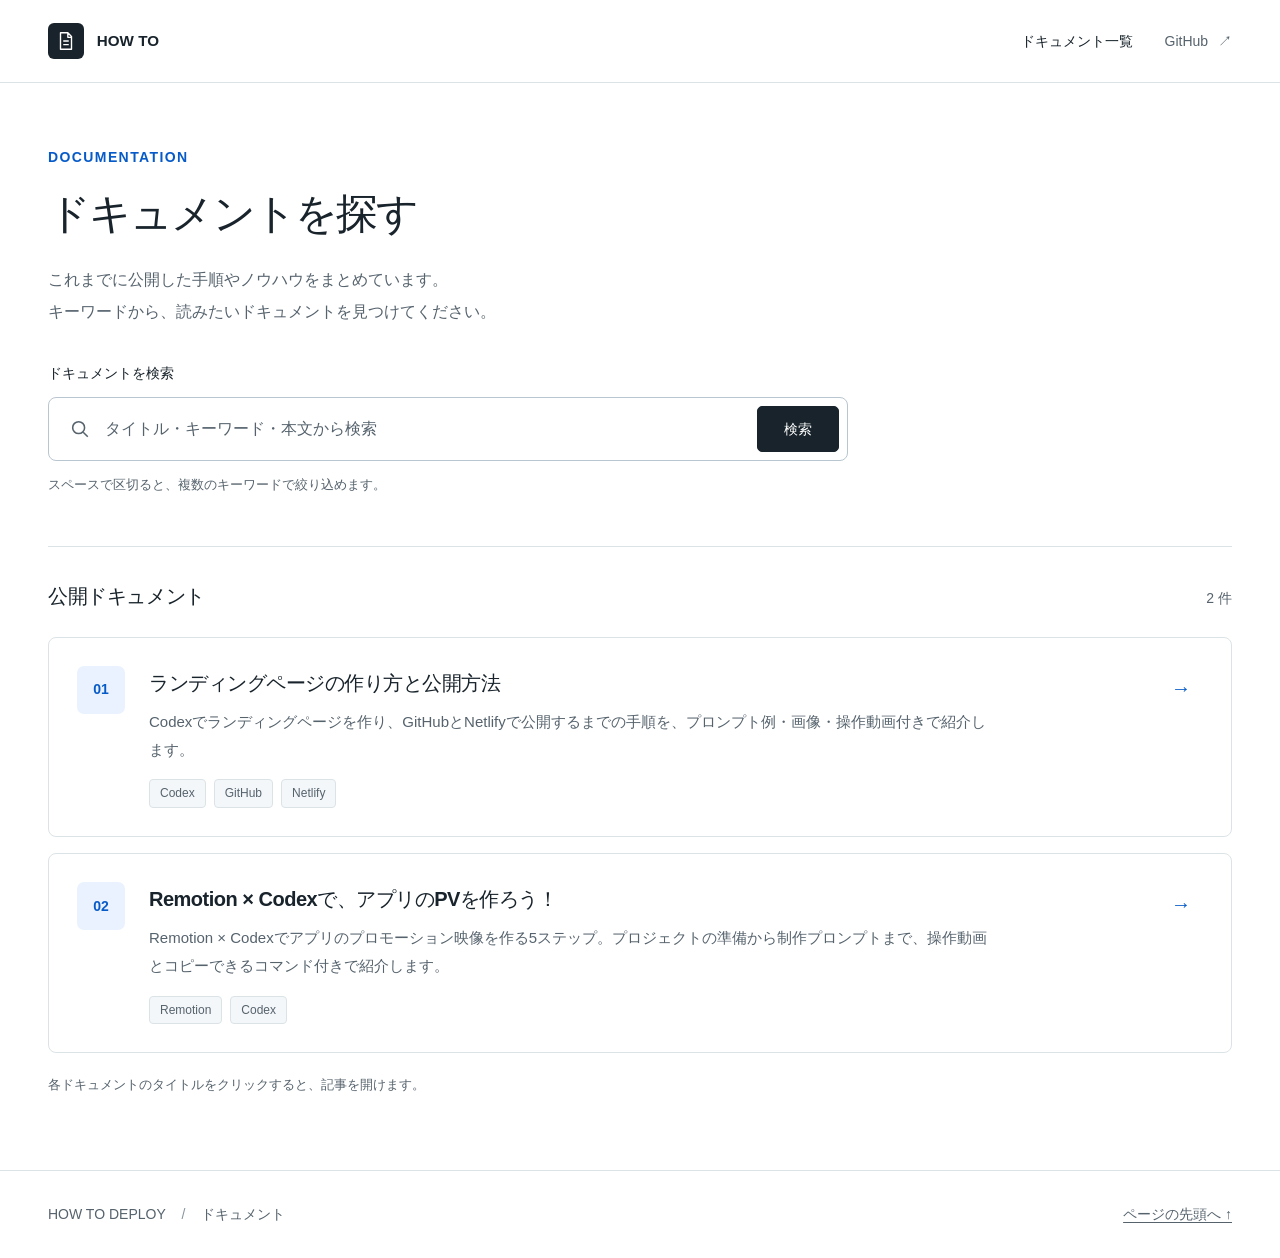
<file: index.html>
<!doctype html>
<html lang="ja">
<head>
  <meta charset="utf-8">
  <meta name="viewport" content="width=device-width, initial-scale=1">
  <meta name="description" content="How to Deployのドキュメント一覧。公開済みの記事を、タイトル・キーワード・本文から検索できます。">
  <meta name="theme-color" content="#18232b">
  <meta property="og:type" content="website">
  <meta property="og:locale" content="ja_JP">
  <meta property="og:title" content="How to Deploy | ドキュメント">
  <meta property="og:description" content="公開した手順やノウハウをまとめたドキュメント集。必要な記事をキーワードから探せます。">
  <title>How to Deploy | ドキュメント</title>
  <link rel="icon" type="image/svg+xml" href="data:image/svg+xml,%3Csvg xmlns='http://www.w3.org/2000/svg' viewBox='0 0 32 32'%3E%3Crect width='32' height='32' rx='6' fill='%2318232b'/%3E%3Cpath d='M10 8h9l4 4v12H10zM18 8v5h5M13 17h7M13 21h7' fill='none' stroke='white' stroke-width='1.5' stroke-linejoin='round'/%3E%3C/svg%3E">
  <link rel="stylesheet" href="LightningPage-release/style.css">
  <link rel="stylesheet" href="entry.css">
  <script src="entry.js" defer></script>
</head>
<body id="top" class="entry-page">
  <a class="skip-link" href="#main">本文へスキップ</a>
  <header class="site-header">
    <div class="wrap header-inner">
      <a class="brand" href="./" aria-label="How to Deploy ホーム">
        <span class="brand-mark" aria-hidden="true"><svg viewBox="0 0 24 24" width="22" height="22" fill="none" stroke="currentColor" stroke-width="1.5" stroke-linejoin="round"><path d="M6 3h8l4 4v14H6zM14 3v5h4M9 12h6M9 16h6"/></svg></span>
        HOW TO
      </a>
      <nav class="header-nav" aria-label="メインナビゲーション">
        <a href="#documents">ドキュメント一覧</a>
        <a class="repository-link" href="https://github.com/RyoOuchi/HowToDeploy">GitHub <span aria-hidden="true">↗</span></a>
      </nav>
    </div>
  </header>

  <main id="main" class="wrap">
    <section class="library-intro" aria-labelledby="page-title">
      <p class="eyebrow">DOCUMENTATION</p>
      <h1 id="page-title">ドキュメントを探す</h1>
      <p class="hero-description">これまでに公開した手順やノウハウをまとめています。<br>キーワードから、読みたいドキュメントを見つけてください。</p>
      <form id="document-search" class="document-search" role="search" hidden>
        <label for="search-input">ドキュメントを検索</label>
        <div class="search-field">
          <svg class="search-icon" viewBox="0 0 24 24" width="22" height="22" fill="none" stroke="currentColor" stroke-width="1.7" aria-hidden="true"><circle cx="10.5" cy="10.5" r="6.5"/><path d="m15.5 15.5 5 5"/></svg>
          <input id="search-input" name="q" type="search" placeholder="タイトル・キーワード・本文から検索" autocomplete="off" spellcheck="false" aria-controls="document-list" aria-describedby="search-help">
          <button id="clear-search" type="button" aria-label="検索をクリア" hidden>×</button>
          <button class="search-submit" type="submit">検索</button>
        </div>
        <p id="search-help" class="search-help">スペースで区切ると、複数のキーワードで絞り込めます。</p>
      </form>
      <noscript><p class="no-script">検索にはJavaScriptが必要です。下の一覧からすべてのドキュメントを開けます。</p></noscript>
    </section>

    <section id="documents" class="document-library" aria-labelledby="documents-title">
      <div class="section-heading">
        <h2 id="documents-title">公開ドキュメント</h2>
        <p id="result-count" class="result-count" role="status" aria-live="polite" aria-atomic="true">2 件</p>
      </div>
      <div id="document-list">
        <!-- DOCUMENTS:START -->
        <article id="document-1" class="document-row" aria-labelledby="document-1-title">
          <span class="document-number" aria-hidden="true">01</span>
          <div class="document-content">
            <h3 id="document-1-title" class="document-heading"><a href="LightningPage-release/index.html">ランディングページの作り方と公開方法</a></h3>
            <p class="document-description">Codexでランディングページを作り、GitHubとNetlifyで公開するまでの手順を、プロンプト例・画像・操作動画付きで紹介します。</p>
            <ul class="document-tags" aria-label="キーワード"><li>Codex</li><li>GitHub</li><li>Netlify</li></ul>
            <p class="search-excerpt" hidden></p>
          </div>
          <a class="document-open" href="LightningPage-release/index.html" aria-label="ランディングページの作り方と公開方法を読む"><span aria-hidden="true">→</span></a>
        </article>
        <article id="document-2" class="document-row" aria-labelledby="document-2-title">
          <span class="document-number" aria-hidden="true">02</span>
          <div class="document-content">
            <h3 id="document-2-title" class="document-heading"><a href="VideoCreation-release/index.html">Remotion × Codexで、アプリのPVを作ろう！</a></h3>
            <p class="document-description">Remotion × Codexでアプリのプロモーション映像を作る5ステップ。プロジェクトの準備から制作プロンプトまで、操作動画とコピーできるコマンド付きで紹介します。</p>
            <ul class="document-tags" aria-label="キーワード"><li>Remotion</li><li>Codex</li></ul>
            <p class="search-excerpt" hidden></p>
          </div>
          <a class="document-open" href="VideoCreation-release/index.html" aria-label="Remotion × Codexで、アプリのPVを作ろう！を読む"><span aria-hidden="true">→</span></a>
        </article>
      <!-- DOCUMENTS:END -->
      </div>
      <div id="empty-state" class="empty-state" hidden>
        <span class="empty-symbol" aria-hidden="true">?</span>
        <h3>一致するドキュメントが見つかりませんでした</h3>
        <p>キーワードを短くするか、別の言葉で検索してみてください。</p>
        <button id="reset-search" type="button">すべてのドキュメントを表示 <span aria-hidden="true">→</span></button>
      </div>
      <p class="library-note">各ドキュメントのタイトルをクリックすると、記事を開けます。</p>
    </section>
  </main>

  <footer class="site-footer">
    <div class="wrap footer-inner">
      <p>HOW TO DEPLOY <span class="footer-divider" aria-hidden="true">/</span> ドキュメント</p>
      <a href="#top">ページの先頭へ ↑</a>
    </div>
  </footer>
  <!-- SEARCH-INDEX:START -->
  <script id="document-index" type="application/json">[{"id":"document-1","url":"LightningPage-release/index.html","title":"ランディングページの作り方と公開方法","description":"Codexでランディングページを作り、GitHubとNetlifyで公開するまでの手順を、プロンプト例・画像・操作動画付きで紹介します。","tags":["Codex","GitHub","Netlify"],"text":"LANDING PAGE / HOW TO ランディングページの 作り方と公開方法 サービスの第一印象を決める、大切なページ。 Codexで作成して、Netlifyで公開するまでを、 画像と動画でひとつずつ紹介します。 IMAGE ランディングページの例 01 LPを作る 3 STEPS ↓ 02 LPを公開する 4 STEPS ↓ このページの内容 01 LPを作る 1. 新しいチャットを作る 2. 参考のLPを探す 3. プロンプトを書く 02 LPを公開する 1. GitHubにアップロード 2. Netlifyにサインイン 3. プロジェクトを追加 4. デプロイして公開 ページの先頭へ ↑ CHAPTER 01 ランディングページを作る ランディングページは、サービスの第一印象を決める大切なページです。こだわって作りましょう！ 1 新しいチャットを作る 宣伝したいアプリのソースコードを参考にしながらランディングページを作れるように、Codexで対象のプロジェクト内に新しいチャットを作りましょう。 今回は「Presmith」というサービスのLPを作るので、Presmithプロジェクト内に新しいチャットを作成します。 動画を再生できない場合は、 MP4を開いてください 。 VIDEO Codexで新しいチャットを作る（音声なし） 動画を開く ↗ 2 参考にしたいLPを探す まずは、参考にしたいランディングページを探しましょう。ChatGPTに次のようなプロンプトを送ると、デザインや構成の参考になりそうなLPを探してくれます。 ChatGPTに送るプロンプト すべてコピー iPhoneアプリのランディングページ（LP）を作りたいです。 デザインや構成の参考になりそうなLPをいくつか紹介してください。 動画を再生できない場合は、 MP4を開いてください 。 VIDEO ChatGPTで参考のLPを探す（音声なし） 動画を開く ↗ 今回は「Deno」というサービスのLPを参考にします。 3 プロンプトを書いて、LPを作る 以下のプロンプトにある https://deno.com/ を、参考にしたいサイトのURLに置き換えて、Codexに送りましょう。そのままコピー＆ペーストしてもOKです。 LPを作成するプロンプト（全文） すべてコピー このサービス向けに、**そのままデプロイできる、完成度の高いランディングページ（LP）**を制作してください。 デザインの方向性は、以下のサイトを参考にしてください。 https://deno.com/ ただし、参考サイトをそのままコピーするのではなく、以下のようなデザインの考え方や雰囲気を参考にして、このサービス独自のデザインにしてください。 * 大胆でインパクトのあるタイポグラフィ * 開発者向けプロダクトらしい洗練されたデザイン * コードやターミナルUIを効果的に使ったビジュアル * シンプルながら遊び心のあるレイアウト * 十分な余白を確保した、見やすい情報設計 * スクロールするにつれてサービスの魅力が自然に伝わる構成 * 必要に応じたアニメーションやインタラクションの活用 * PC・タブレット・スマートフォンのいずれでも美しく表示されるレスポンシブデザイン 技術要件 デプロイをできるだけ簡単にするため、フレームワークや外部UIライブラリは使用せず、HTML・CSS・JavaScriptのみで実装してください。 LPに必要なファイル・フォルダは、すべてプロジェクトルート直下に site フォルダを新規作成し、その中に配置してください。既存のプロジェクトファイルは変更せず、LPに関する実装は site フォルダ内で完結させてください。 以下の構成にしてください。 project-folder/ ├── ...（既存のプロジェクトファイル） └── site/ ├── index.html ├── style.css ├── script.js └── Assets/ └── ...（LPで使用する画像など） index.html から参照するCSS、JavaScript、画像などは、すべて site フォルダを基準とした相対パスを使用してください。 React、Vue、Next.js、Tailwind CSSなどは使用しないでください。 完成した site フォルダをそのままデプロイ対象として、GitHub Pages、Cloudflare Pages、Netlify、Vercelなどの静的ホスティングサービスで公開できる状態にしてください。 デザイン・UX 単に情報を並べた一般的なSaaSのLPではなく、ひと目で印象に残るLPにしてください。 特にファーストビューは重要です。 サービス名・キャッチコピー・CTAに加えて、このサービスで何ができるのかが視覚的に伝わるデモや画像などを配置してください。 また、可能であれば、以下のようなインタラクションも外部ライブラリを使わずにJavaScriptで実装してください。 * スクロールに連動した控えめなアニメーション * ホバーエフェクト * ターミナルやコードのアニメーション * CTAのインタラクション * ナビゲーション操作に応じたスクロール アニメーションは派手にしすぎず、サービスへの理解を助けるために使用してください。 品質 モックアップではなく、実際に公開することを前提としたLPを制作してください。 そのため、 * セマンティックHTML * SEOを意識したmetaタグ * OGPの基本設定 * アクセシビリティ * レスポンシブ対応 * ホバー時・フォーカス時の適切な表示 * 高速な表示 * JavaScriptが無効でも主要な情報が読める構造 * prefers-reduced-motion への対応 なども考慮してください。 最終的に、「テンプレート感のあるLP」ではなく、このサービス専用のデザインで、視覚的なインパクトがあり、開発者が見てワクワクするLPに仕上げてください。 動画を再生できない場合は、 MP4を開いてください 。 VIDEO プロンプトから生成したLPを確認する（音声なし） 動画を開く ↗ このプロンプトを送ると、アプリのプロジェクトフォルダ内に「site」というフォルダが生成され、その中にランディングページのソースコードが作成されます。生成されたLPを実際に確認して、気になる部分があればCodexに指示を出しながら微調整していきましょう！ サービスの魅力が伝わるページに LPはサービスの第一印象を決めるページです。わかりやすく、見やすく整えましょう。 CHAPTER 02 ランディングページを公開する LPを無料で公開する方法には、GitHub PagesやNetlifyなど、いくつかの選択肢があります。今回は、Netlifyでデプロイして公開する方法を紹介します。 Netlifyでは、URLをある程度自由に設定できます。一方、GitHub PagesでURLを自由に設定したい場合は、独自ドメインを取得する必要があります。そのため、今回はNetlifyを使用します。 IMAGE Netlifyのホームページ IMAGE GitHub Pagesのドキュメント 1 作成したLPをGitHubにアップロードする GitHubにログインして、左上にある緑色の「New」ボタンを押しましょう。 IMAGE GitHubで新しいリポジトリを作成する画面 リポジトリには好きな名前を付けてください。公開範囲は「Private（非公開）」でもOKです。 動画を再生できない場合は、 MP4を開いてください 。 VIDEO GitHubでリポジトリを作る（音声なし） 動画を開く ↗ 次に、Codexに作ってもらったファイルとフォルダーをGitHubにアップロードします。以下の3つのファイルと、 Assets フォルダーが生成されているはずです。 index.html script.js style.css Assets/ これらは、プロジェクトフォルダー内の site フォルダーにあります。場所がわからないときは、Codexに聞いてみてください。 「Upload an existing file（既存のファイルをアップロード）」を押します。 site フォルダー内にあるファイルと Assets フォルダーを、フォルダー構成を保ってアップロードします。 最後に、左下の「Commit changes」ボタンを押して、変更をコミットします。 動画を再生できない場合は、 MP4を開いてください 。 VIDEO ファイルをアップロードしてコミットする（音声なし） 動画を開く ↗ 2 Netlifyにサインインする GitHubアカウントを使って、Netlifyにサインインしましょう。右上の「Sign Up」ボタンを押してから、「Sign Up With GitHub」を選びます。 動画を再生できない場合は、 MP4を開いてください 。 VIDEO GitHubアカウントでNetlifyにサインインする（音声なし） 動画を開く ↗ 初めてアカウントを作る場合 動画では作成済みのアカウントでログインしています。初めてアカウントを作成する場合は、追加の手続きが必要になることがあります。画面の案内に沿って進めてください。 3 新しいプロジェクトを追加する 右上の「Add new Project」ボタンを押しましょう。次に、「Import a Git repository」の選択肢の先頭にある「GitHub」を選びます。 動画を再生できない場合は、 MP4を開いてください 。 VIDEO Netlifyにプロジェクトを追加する（音声なし） 動画を開く ↗ 4 デプロイして、公開したLPを確認する ステップ1で作成したリポジトリを探して選びます。 「Project name（プロジェクト名）」に、自分のアプリの名前を入力します。 一番下にあるデプロイボタンを押します。動画では「Deploy presmith」と表示されています。 動画を再生できない場合は、 MP4を開いてください 。 VIDEO リポジトリを選んでデプロイする（音声なし） 動画を開く ↗ IMAGE Netlifyのデプロイ完了画面 画像のように緑色で表示されたら、デプロイ完了です。 動画を再生できない場合は、 MP4を開いてください 。 VIDEO 公開したLPを開く（音声なし） 動画を開く ↗ あなたのLPが公開されました！ 緑色の \u003c設定した名前\u003e.netlify.app のリンクを押すと、公開したWebサイトを開けます。"},{"id":"document-2","url":"VideoCreation-release/index.html","title":"Remotion × Codexで、アプリのPVを作ろう！","description":"Remotion × Codexでアプリのプロモーション映像を作る5ステップ。プロジェクトの準備から制作プロンプトまで、操作動画とコピーできるコマンド付きで紹介します。","tags":["Remotion","Codex"],"text":"APP PROMOTION / HOW TO Remotion × Codexで、 アプリのPVを作ろう！ アプリの魅力を、動画で伝えよう。 プロジェクトの準備から制作の依頼まで、 操作動画とプロンプトでひとつずつ紹介します。 5 STEPS / 操作動画・プロンプト付き TUTORIAL 日本語の解説とキー表示で、操作を確認 01 制作の準備をする 2 STEPS ↓ 02 CodexでPVを作る 3 STEPS ↓ このページの内容 01 制作の準備をする 1. Remotionを始める 2. コードベースを追加 02 CodexでPVを作る 3. 参考のPVを探す 4. Codexで開く 5. プロンプトを送る ページの先頭へ ↑ CHAPTER 01 制作の準備をする まずは動画を作るためのプロジェクトと、参考にするアプリのコードを用意しましょう。 始める前に Node.jsを使える環境、Codex、アプリのソースコードを用意してください。参考PVを探すステップではChatGPTを使います。動画はMacでの操作例です。 1 Remotionのプロジェクトを作る ターミナルで次のコマンドを実行して、新しいRemotionプロジェクトを作成しましょう。 ターミナルで実行 コピー npx create-video@latest コマンドを実行したら、動画に沿って初期設定を進めます。日本語の解説とキー表示で、選択する項目や操作を確認できます。 動画を再生できない場合は、 MP4を開いてください 。 VIDEO 初期設定を進める · 1:11 · 音声なし 動画を開く ↗ 動画で選んでいる設定を確認する インストールの確認では y を入力してEnter。 テンプレートは Blank 、プロジェクト名は my-video を選択。 Tailwind CSSとagent skillsは Yes 。スキル一覧ではSpaceで全選択してEnter。 AIツールは選択済みの内容で進め、スキルの保存先は Project 。確認画面でインストール。 完了したら cd my-video で移動。Macでは open . でFinderを開けます。 録画時点の選択例です。表示される項目はバージョンによって変わる場合があります。 解説表示なしの操作動画を見る 動画を再生できない場合は、 MP4を開いてください 。 VIDEO 初期設定の操作録画 · 1:11 · 音声なし 動画を開く ↗ 2 アプリのコードベースを追加する Codexがアプリのコードを参考にしながらPVを作れるように、アプリのソースコードを用意します。 新しく作成したRemotionプロジェクトのフォルダ内に、アプリのコードベースをコピー＆ペーストします。 アプリのソースコードだとわかるように、フォルダ名を \u003cアプリ名\u003e_codebase に変更します。 動画を再生できない場合は、 MP4を開いてください 。 VIDEO コピーとフォルダ名の変更 · 0:36 · 音声なし 動画を開く ↗ 動画では Presmith_codebase という名前にしています。自分のアプリ名に置き換えれば、準備は完了です。 CHAPTER 02 CodexでPVを作る 参考にしたい映像を見つけたら、アプリの魅力と目指す演出をプロンプトで伝えましょう。 3 参考にしたいPVを探す ChatGPTに次のプロンプトを送って、デザインや構成の参考になるPVを探しましょう。YouTubeなどで、自分の好きな映像を探してみるのもおすすめです。 ChatGPTに送るプロンプト すべてコピー iPhoneアプリのプロモーション映像（PV）を制作しています。 RemotionとCodexを使って、アプリの魅力や主要機能が短時間で伝わる、完成度の高いPVを作りたいです。 デザインや構成、アニメーション、トランジション、iPhoneモックアップの見せ方などの参考になりそうな、クオリティの高いアプリPVをいくつか紹介してください。 動画を再生できない場合は、 MP4を開いてください 。 VIDEO 参考PVを探す · 0:29 · 音声なし 動画を開く ↗ 4 Codexでプロジェクトを開く Codexで新しいプロジェクトを作成し、ステップ1で作ったRemotionのプロジェクトフォルダを、ソースフォルダとして設定します。 動画では Local を選び、 my-video フォルダを開いて Create project に進んでいます。 動画を再生できない場合は、 MP4を開いてください 。 VIDEO プロジェクトフォルダを指定 · 0:22 · 音声なし 動画を開く ↗ 5 プロンプトを送って、PVを作る 次のプロンプトにある [ここに参考PVのリンクを貼る] を、見つけた映像のURLに置き換えて、Codexに送りましょう。 アプリの目的やこだわったポイント、特にPVで伝えたい魅力も加えると、イメージをより具体的に伝えられます。 PVを制作するプロンプト（全文） すべてコピー Remotionを使って、このiPhoneアプリの**プロモーション映像（PV）**を制作してください。 iPhoneアプリのソースコードは、このプロジェクト内に含まれています。まずプロジェクト全体を確認し、アプリの目的・主要機能・デザイン・配色・世界観を理解したうえで、PVの構成を考えてください。 PVのデザインや演出については、以下の参考PVを参考にしてください。 参考PV： [ここに参考PVのリンクを貼る] ただし、参考PVをそのまま再現・コピーするのではなく、主に以下の要素を参考にしてください。 * 映像全体の構成やテンポ * シーンの切り替え方 * アニメーションやモーションの付け方 * トランジション * テキストの出し方・タイポグラフィ * iPhoneモックアップの見せ方 * カメラワークやズーム表現 * 機能紹介の流れ * 最後のロゴ・アプリ名の見せ方 一方で、配色・フォント・背景・グラフィックなどのビジュアルデザインは、このiPhoneアプリのUIやブランドイメージに合わせて最適化してください。 PVを見ただけで、「どのようなアプリなのか」「何ができるのか」「どこが魅力なのか」が短時間で直感的に伝わる構成にしてください。 また、単純にアプリ画面を並べるだけではなく、Remotionのアニメーションを活用して、AppleのプロダクトPVのような、テンポが良く洗練された映像表現を目指してください。 実装前にアプリのソースコードと参考PVを分析し、その内容をもとに最適なシーン構成を考えてから制作してください。 必要な素材については、プロジェクト内にある画像・アイコン・スクリーンショットなどを可能な限り活用してください。 最終的に、Remotionでそのままプレビュー・レンダリングできる状態まで実装してください。 利用量を確認しながら進めよう 動画の制作では、クレジットや利用枠を多く消費する可能性があります。利用状況を確認しながら進めましょう。 できあがったPVを、SNSで届けよう！ せっかく作ったPVは、XやInstagram、TikTokなどで紹介してみましょう。いろいろな人に、自分のアプリの魅力を伝えよう！"}]</script>
      <!-- SEARCH-INDEX:END -->
</body>
</html>
</file>
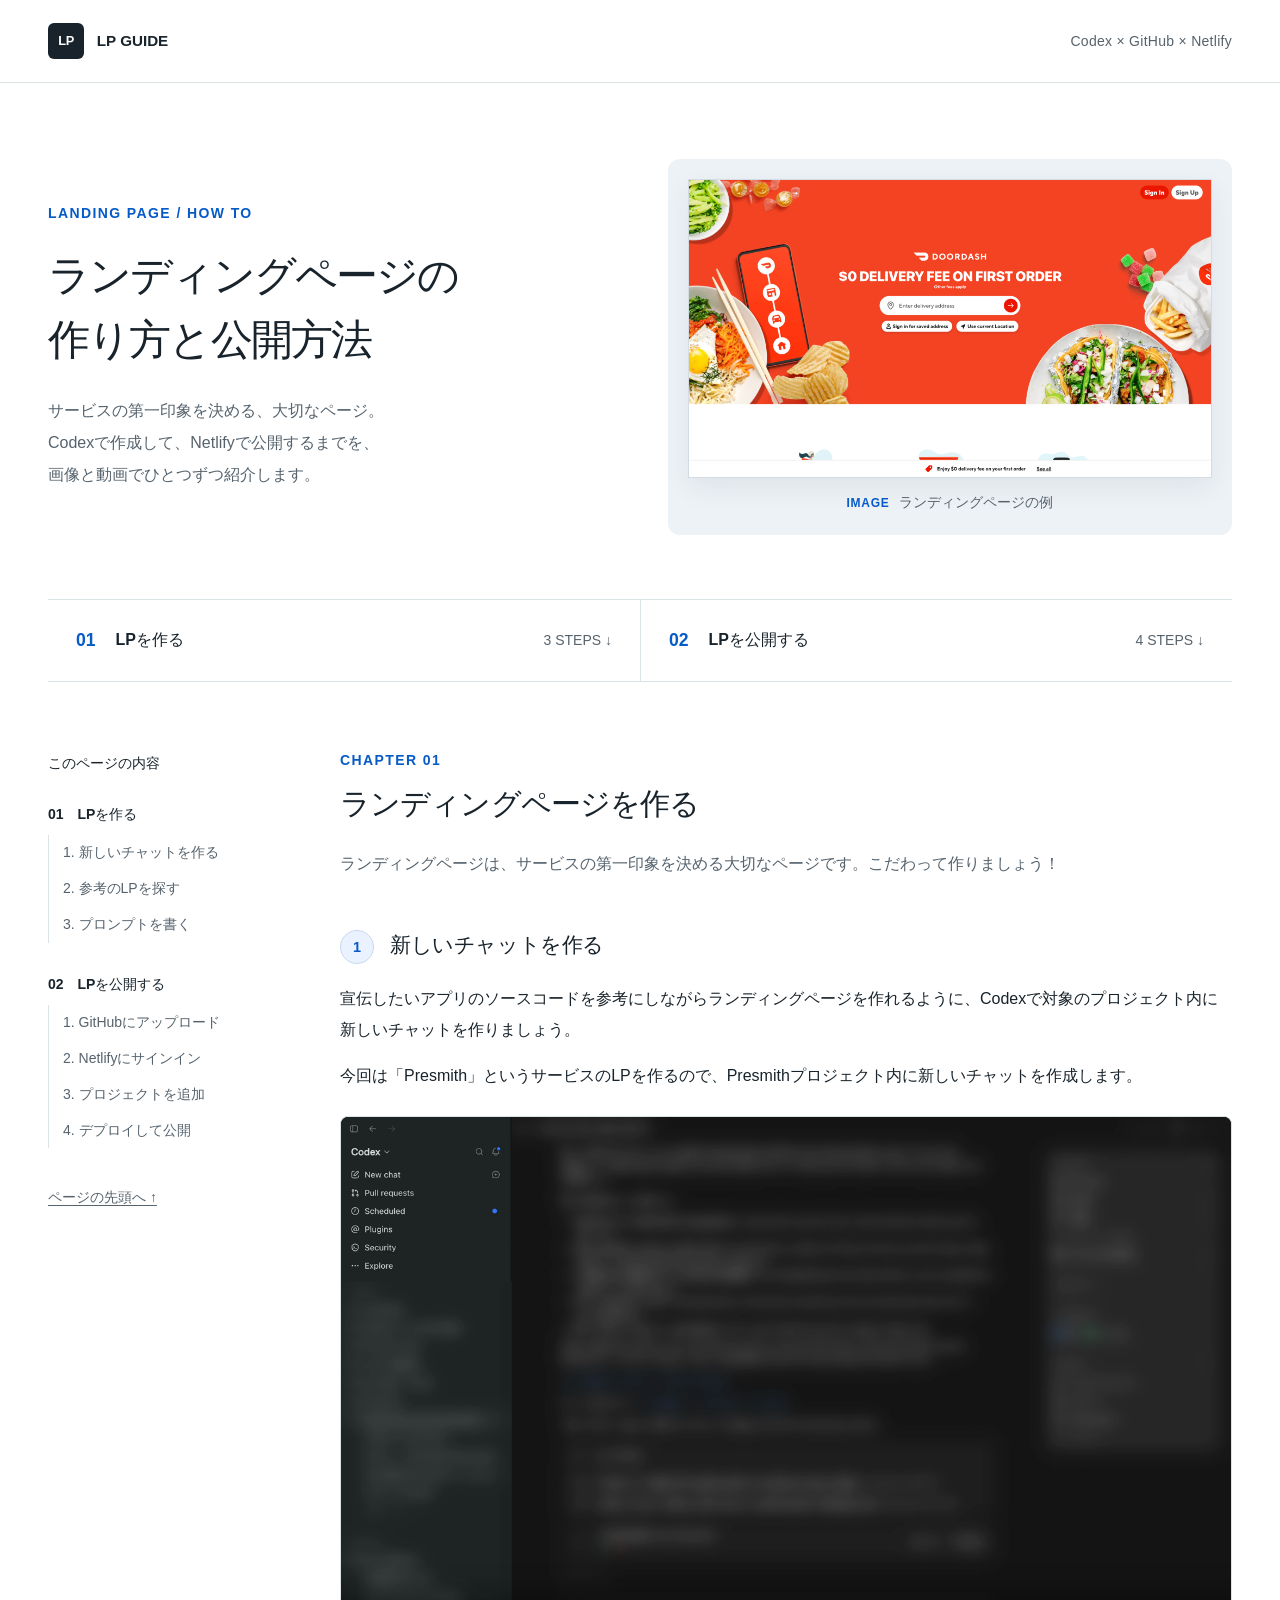
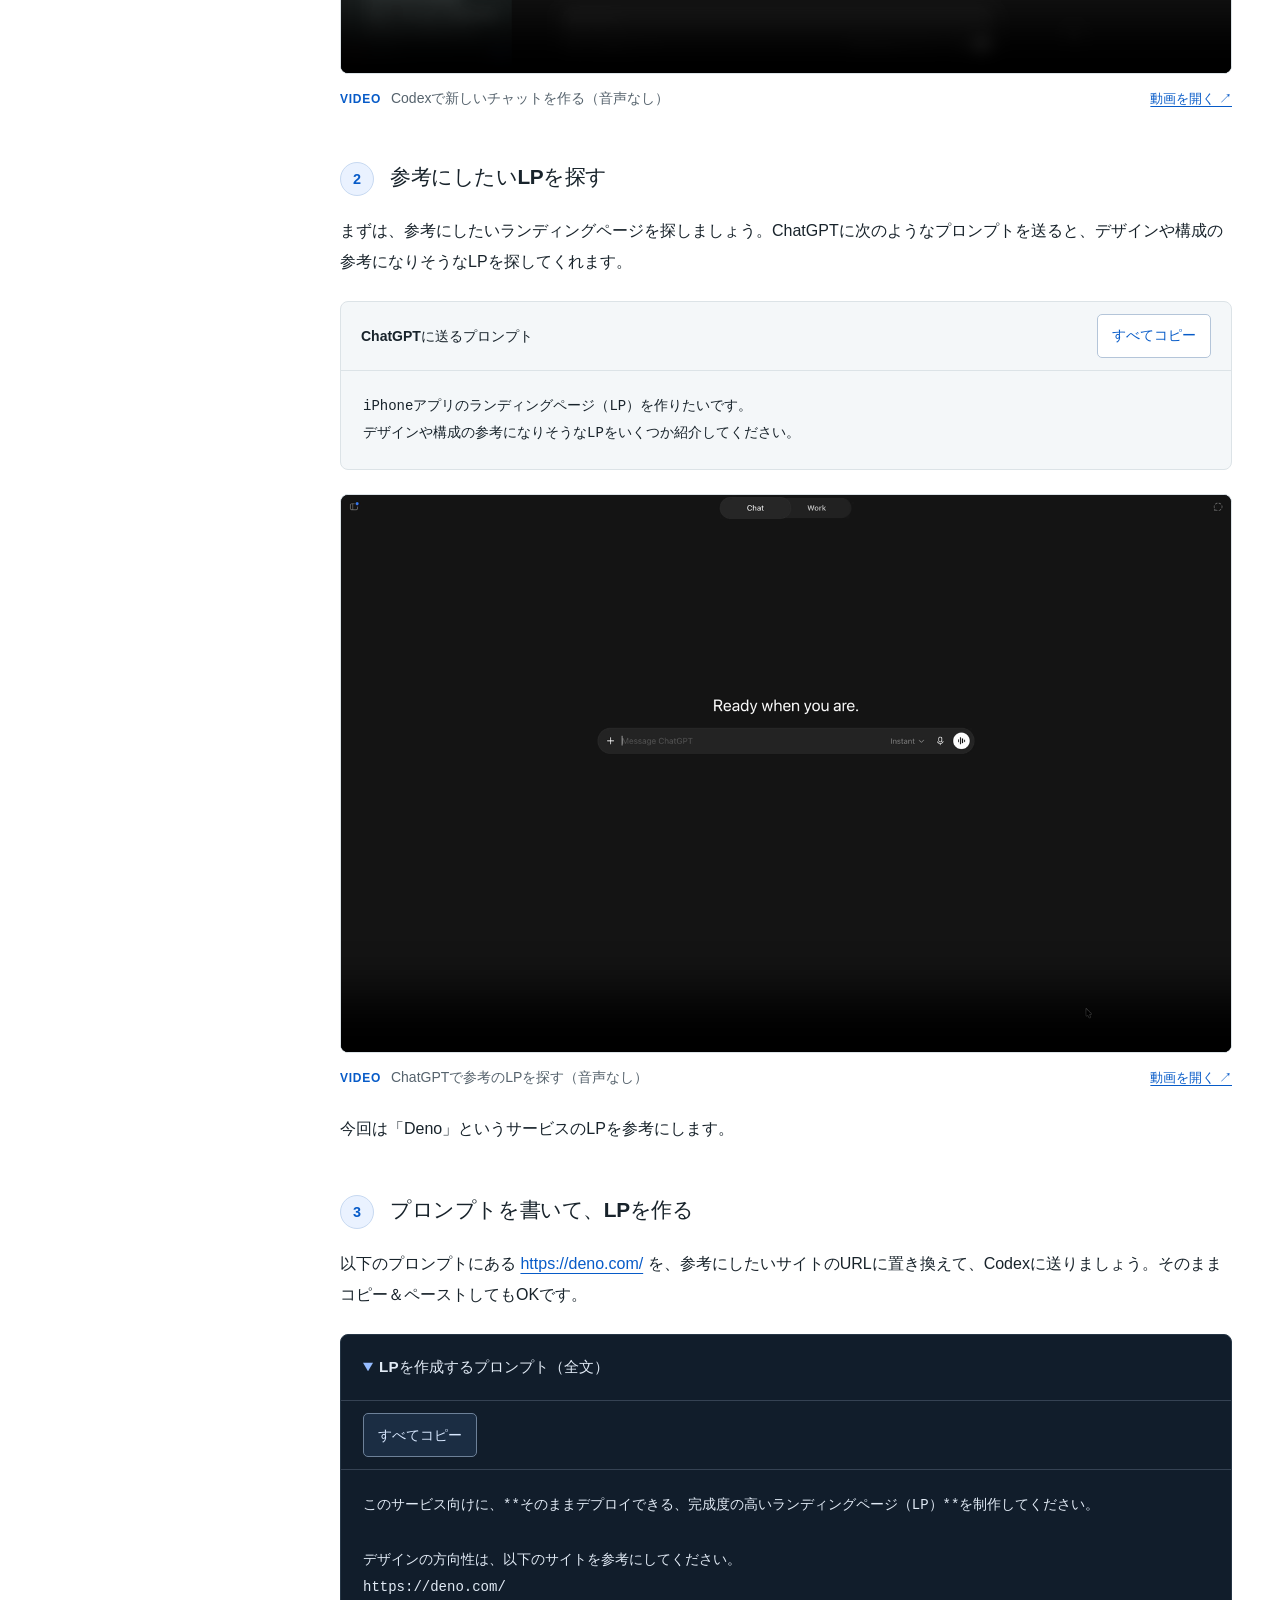
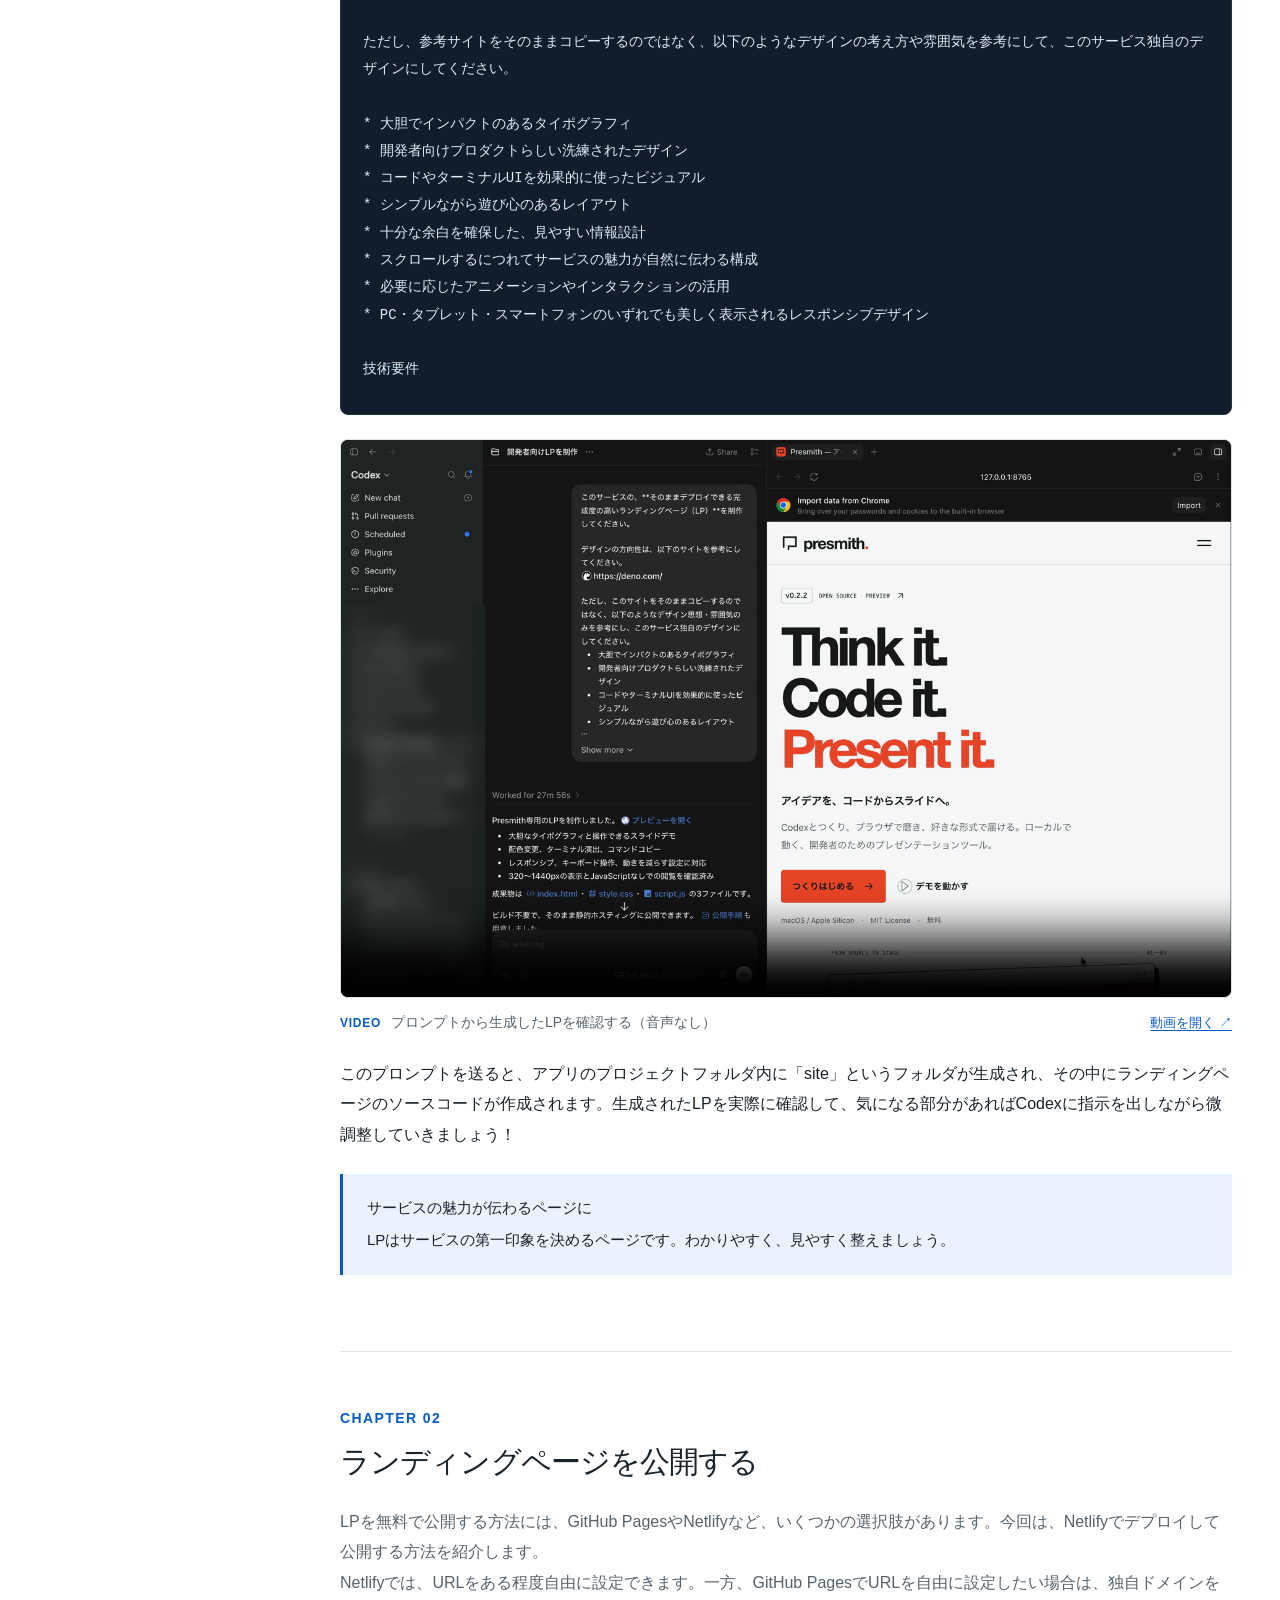
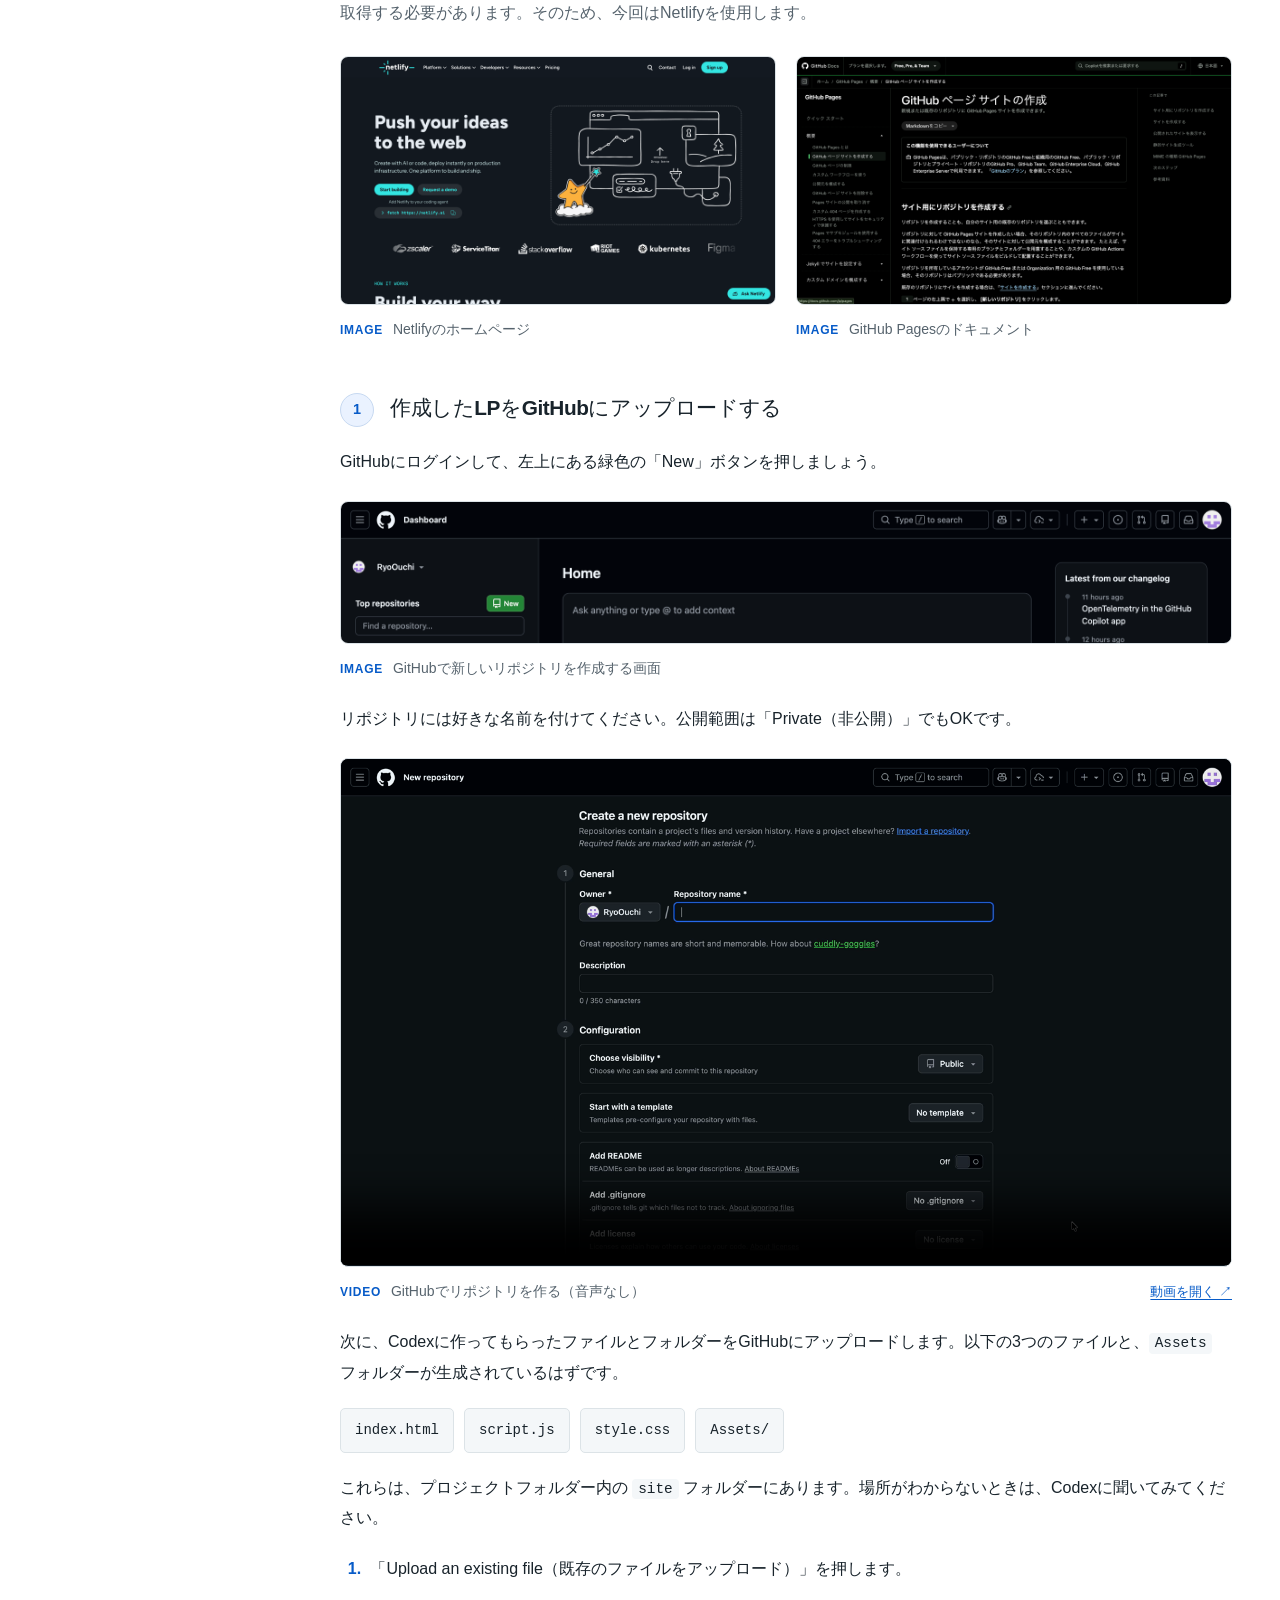
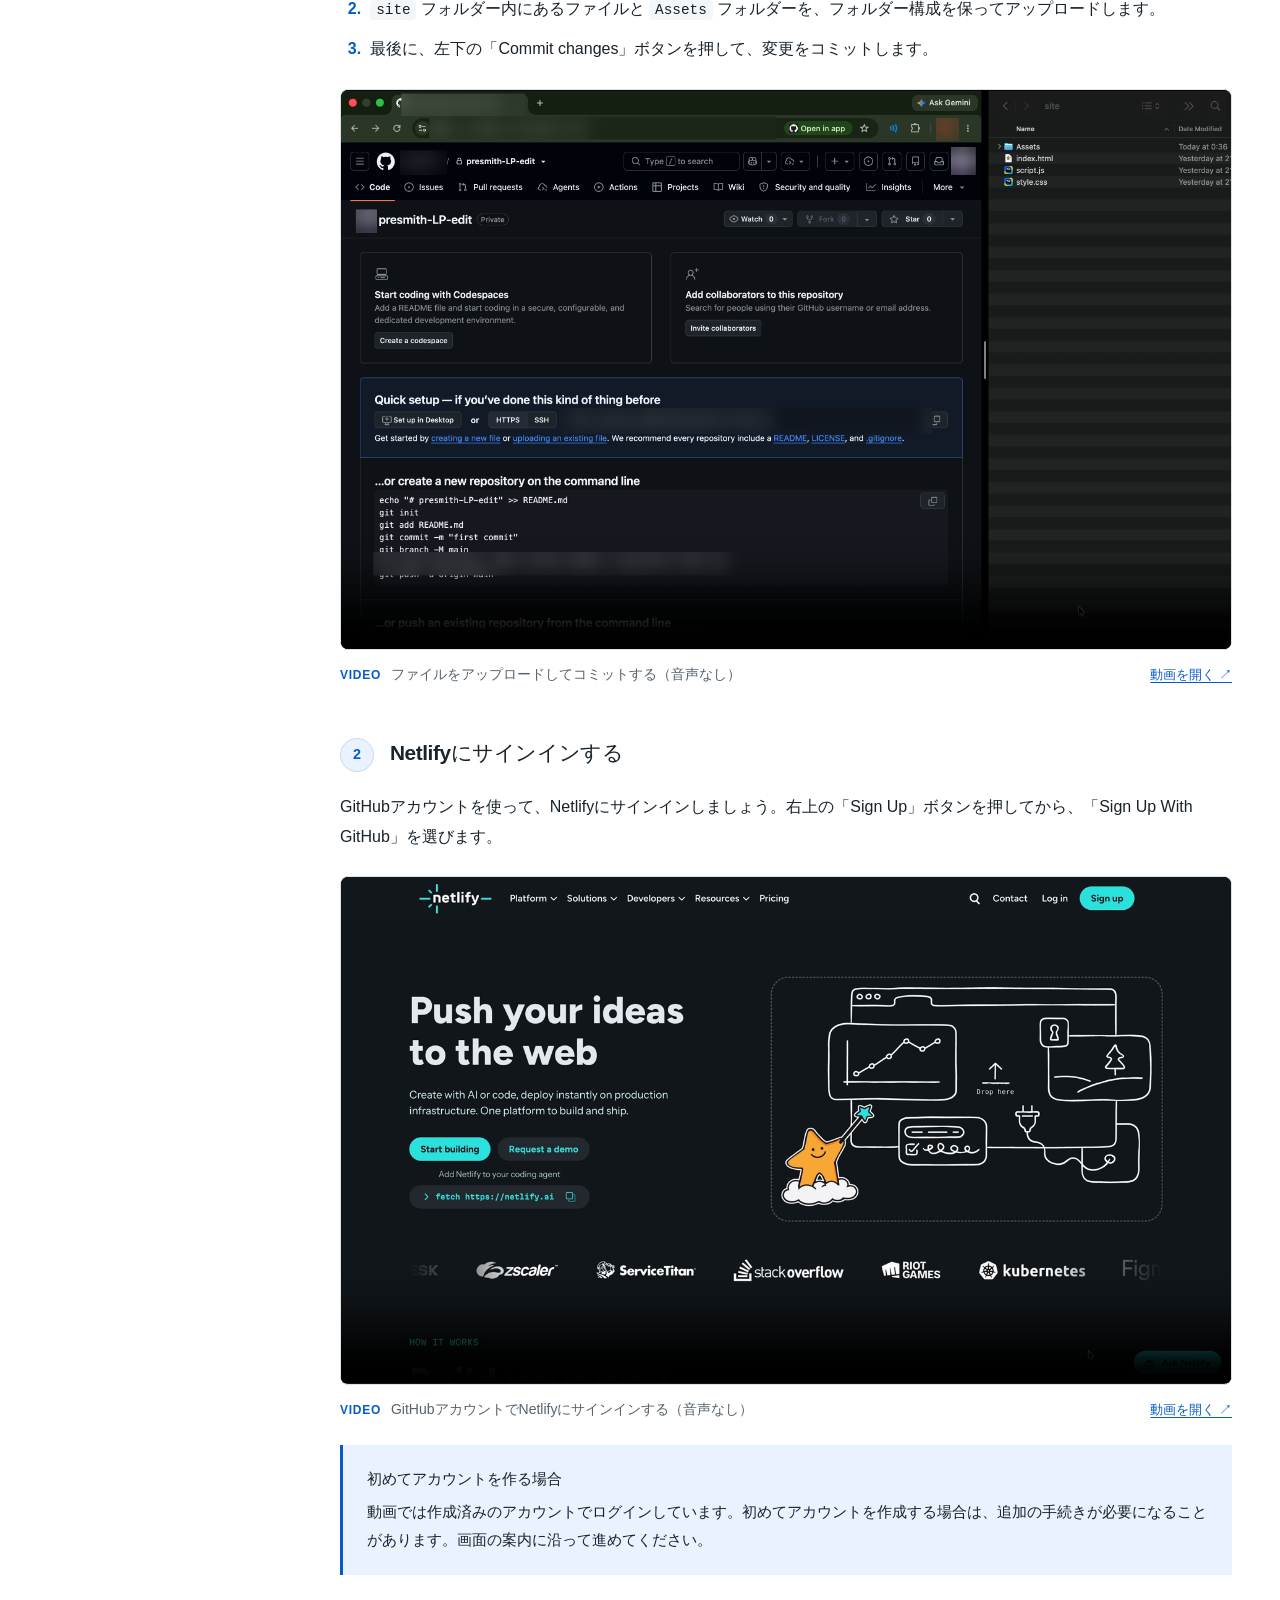
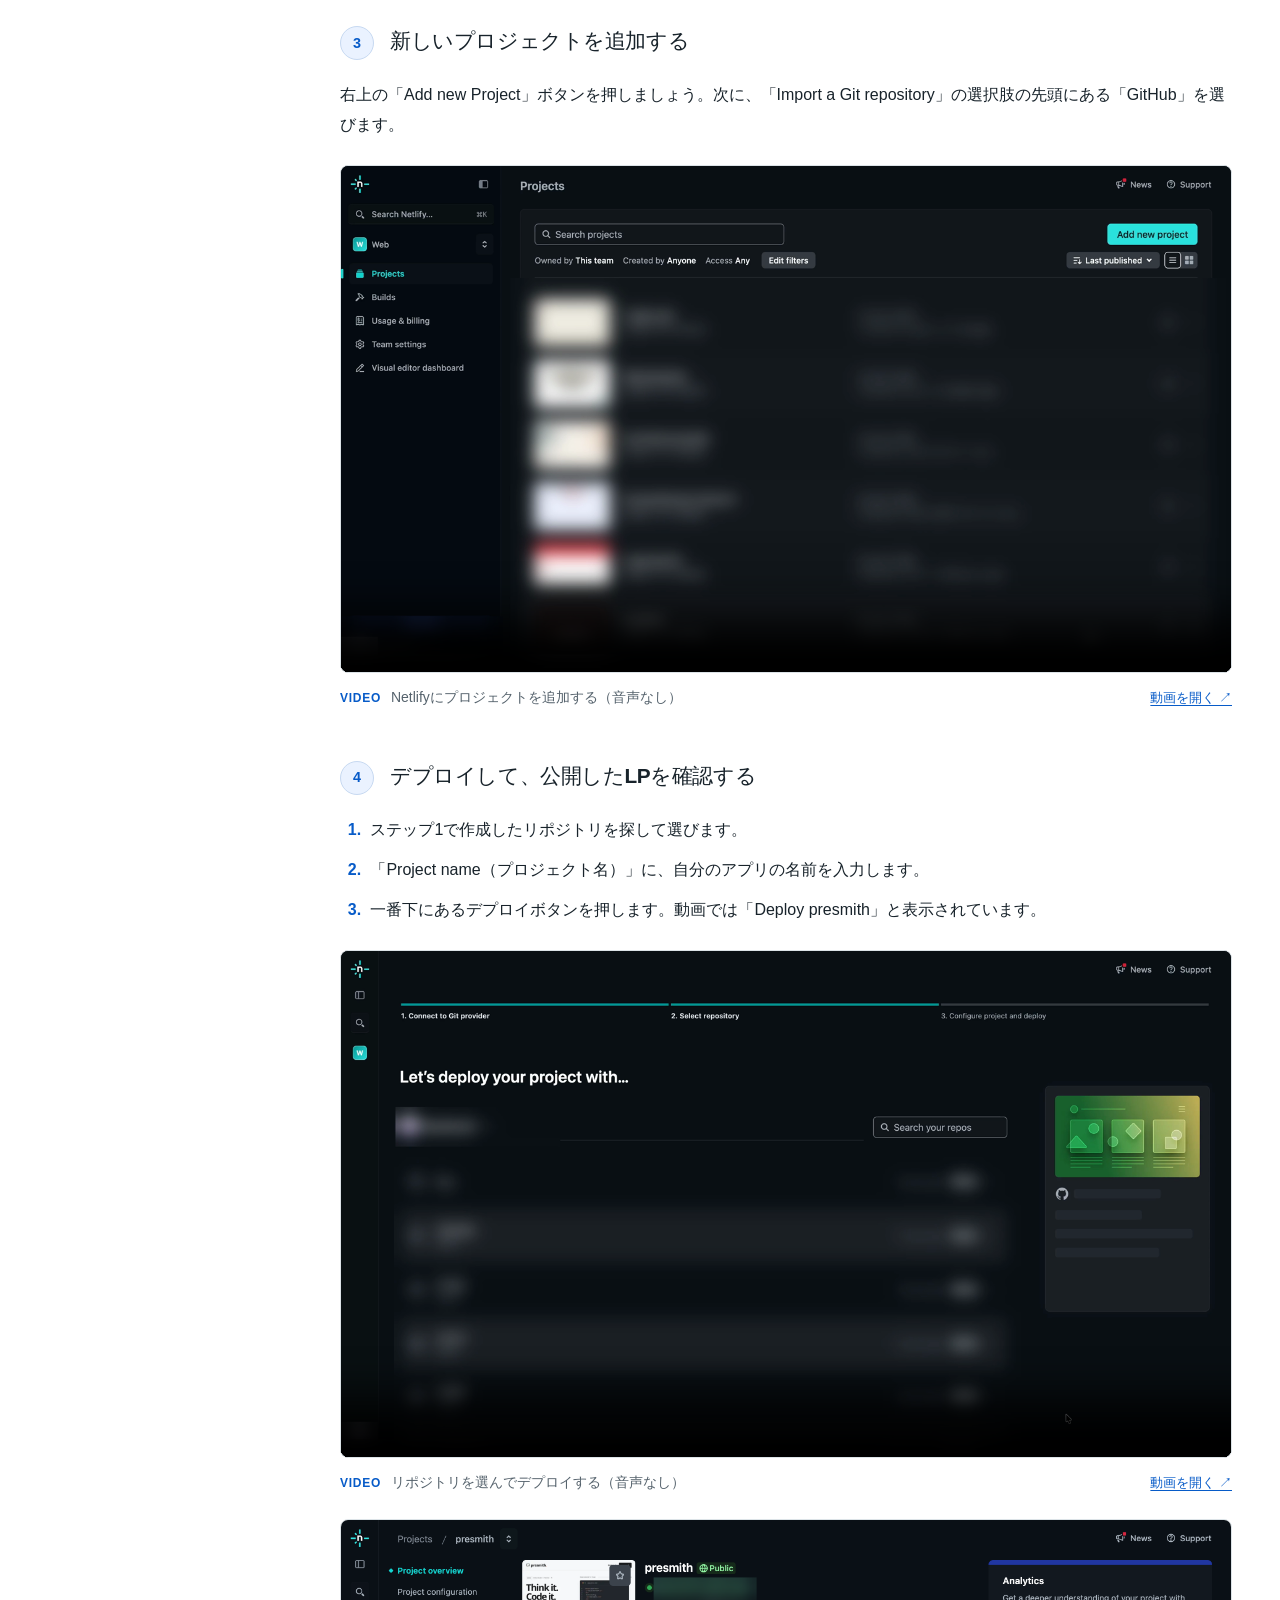
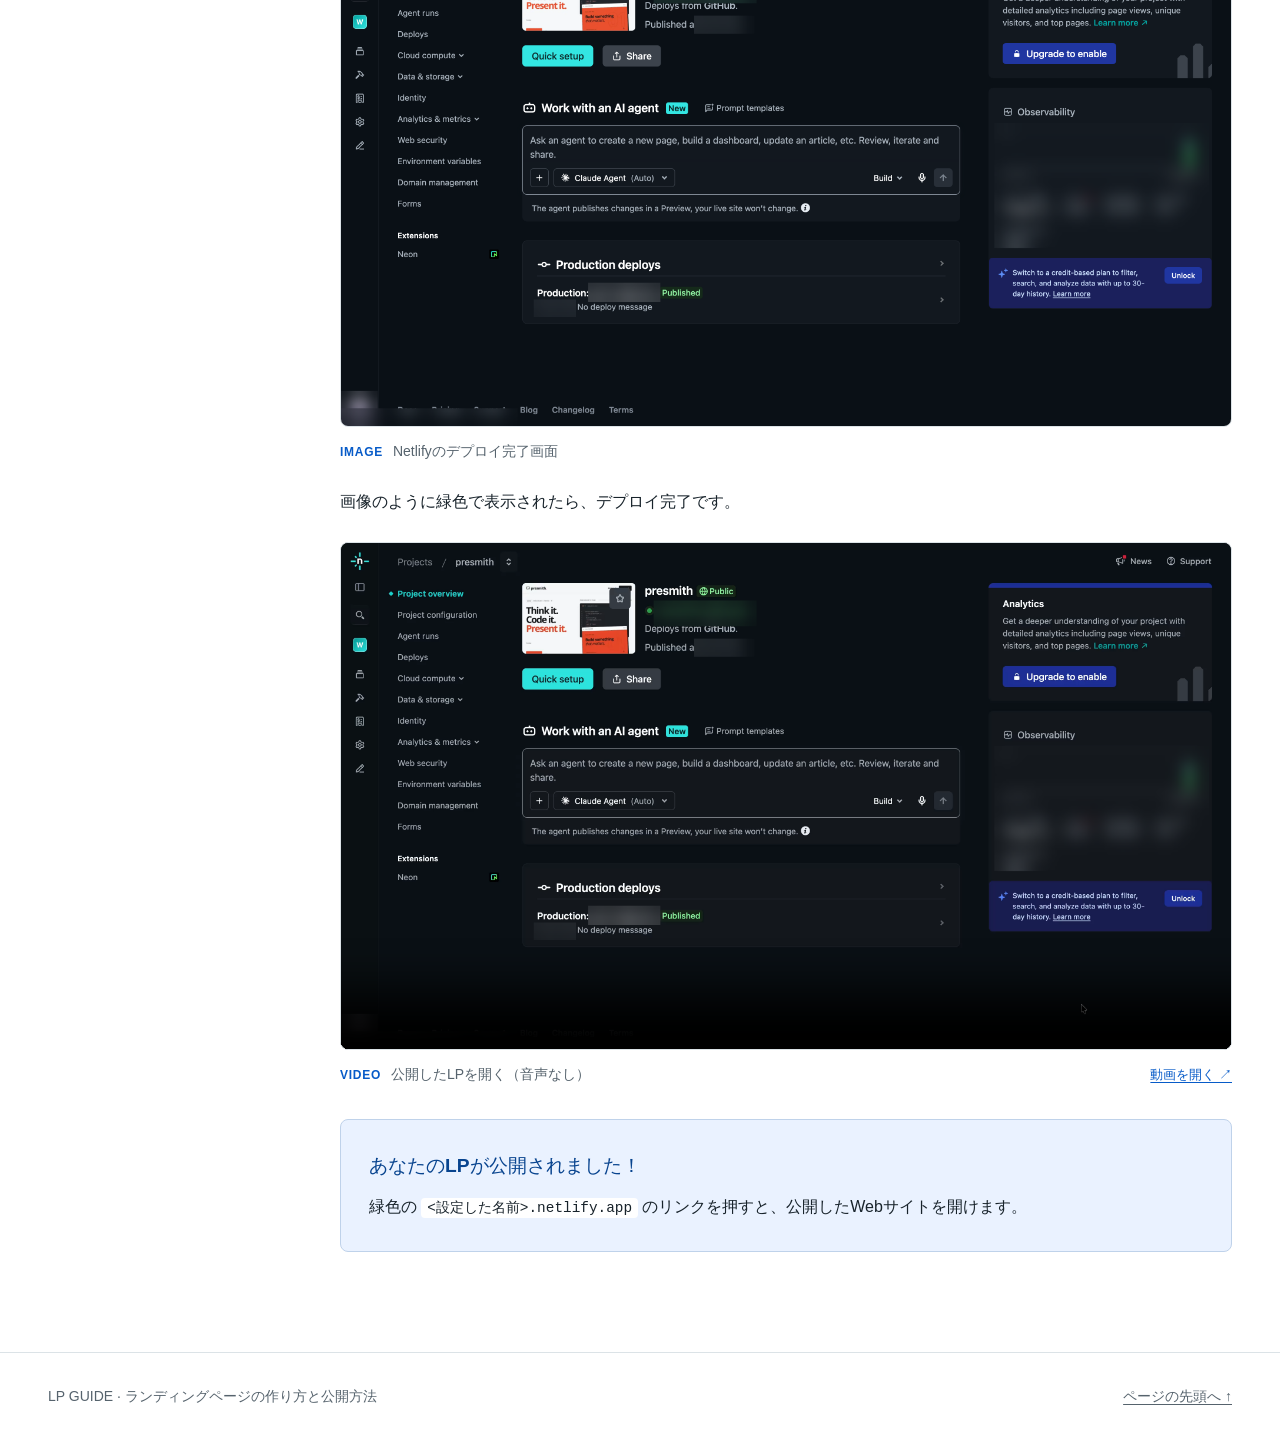
<file: LightningPage-release/index.html>
<!doctype html>
<html lang="ja">
<head>
  <meta charset="utf-8">
  <meta name="viewport" content="width=device-width, initial-scale=1">
  <meta name="description" content="Codexでランディングページを作り、GitHubとNetlifyで公開するまでの手順を、プロンプト例・画像・操作動画付きで紹介します。">
  <meta name="theme-color" content="#18232b">
  <meta property="og:type" content="article">
  <meta property="og:locale" content="ja_JP">
  <meta property="og:title" content="ランディングページの作り方と公開方法">
  <meta property="og:description" content="Codexで作成して、Netlifyで公開。LP制作の流れを、画像・動画とそのまま使えるプロンプトで紹介します。">
  <title>ランディングページの作り方と公開方法 | LP GUIDE</title>
  <link rel="icon" type="image/svg+xml" href="data:image/svg+xml,%3Csvg xmlns='http://www.w3.org/2000/svg' viewBox='0 0 32 32'%3E%3Crect width='32' height='32' rx='6' fill='%2318232b'/%3E%3Cpath d='M8 8v16h7M19 24V8h4a4 4 0 0 1 0 8h-4' fill='none' stroke='%23fff' stroke-width='2.5' stroke-linejoin='round'/%3E%3C/svg%3E">
  <link rel="stylesheet" href="style.css">
</head>
<body id="top">
  <a class="skip-link" href="#guide">本文へスキップ</a>
  <header class="site-header">
    <div class="wrap header-inner">
      <a class="brand" href="#top" aria-label="LP GUIDE トップへ"><span class="brand-mark" aria-hidden="true">LP</span> LP GUIDE</a>
      <span class="header-meta">Codex × GitHub × Netlify</span>
    </div>
  </header>
  <main id="guide" class="wrap">
    <section class="hero" aria-labelledby="page-title">
      <div>
        <p class="eyebrow">LANDING PAGE / HOW TO</p>
        <h1 id="page-title">ランディングページの<br>作り方と公開方法</h1>
        <p class="hero-description">サービスの第一印象を決める、大切なページ。<br>Codexで作成して、Netlifyで公開するまでを、<br>画像と動画でひとつずつ紹介します。</p>
      </div>
      <figure class="hero-figure">
        <a href="assets/images/Example_LightningPage.png" aria-label="ランディングページの例を拡大表示"><img src="assets/images/Example_LightningPage.png" alt="大きな見出しと製品写真を配置したランディングページの例" width="1920" height="1093" fetchpriority="high" decoding="async"></a>
        <figcaption><span class="media-type">IMAGE</span> ランディングページの例</figcaption>
      </figure>
    </section>
    <nav class="route" aria-label="ガイドの章">
      <a href="#create"><span class="route-number">01</span><span class="route-title">LPを作る</span><span class="route-count">3 STEPS ↓</span></a>
      <a href="#publish"><span class="route-number">02</span><span class="route-title">LPを公開する</span><span class="route-count">4 STEPS ↓</span></a>
    </nav>
    <div class="content-layout">
      <nav class="contents" aria-label="目次">
        <p class="contents-label">このページの内容</p>
        <div class="contents-columns">
          <div class="contents-group">
            <a class="contents-chapter" href="#create">01　LPを作る</a>
            <ol>
              <li><a href="#create-1">1. 新しいチャットを作る</a></li>
              <li><a href="#create-2">2. 参考のLPを探す</a></li>
              <li><a href="#create-3">3. プロンプトを書く</a></li>
            </ol>
          </div>
          <div class="contents-group">
            <a class="contents-chapter" href="#publish">02　LPを公開する</a>
            <ol>
              <li><a href="#publish-1">1. GitHubにアップロード</a></li>
              <li><a href="#publish-2">2. Netlifyにサインイン</a></li>
              <li><a href="#publish-3">3. プロジェクトを追加</a></li>
              <li><a href="#publish-4">4. デプロイして公開</a></li>
            </ol>
          </div>
        </div>
        <a class="contents-top" href="#top">ページの先頭へ ↑</a>
      </nav>
      <article aria-label="LPの作成・公開ガイド">
        <section class="chapter" id="create" aria-labelledby="create-title">
          <p class="eyebrow">CHAPTER 01</p>
          <h2 class="chapter-heading" id="create-title">ランディングページを作る</h2>
          <p class="chapter-intro">ランディングページは、サービスの第一印象を決める大切なページです。こだわって作りましょう！</p>
          <section class="step" id="create-1" aria-labelledby="create-1-title">
            <div class="step-heading"><span class="step-number" aria-hidden="true">1</span><h3 id="create-1-title">新しいチャットを作る</h3></div>
            <p>宣伝したいアプリのソースコードを参考にしながらランディングページを作れるように、Codexで対象のプロジェクト内に新しいチャットを作りましょう。</p>
            <p>今回は「Presmith」というサービスのLPを作るので、Presmithプロジェクト内に新しいチャットを作成します。</p>
            <figure class="media">
              <video controls playsinline preload="none" width="3024" height="1892" poster="assets/posters/CreatingNewProject.png" aria-label="Codexで新しいチャットを作るの操作動画" aria-describedby="caption-CreatingNewProject">
                <source src="assets/videos/CreatingNewProject.mp4" type="video/mp4">
                <p>動画を再生できない場合は、<a href="assets/videos/CreatingNewProject.mp4">MP4を開いてください</a>。</p>
              </video>
              <figcaption id="caption-CreatingNewProject"><span class="media-type">VIDEO</span> Codexで新しいチャットを作る（音声なし）<a class="media-download" href="assets/videos/CreatingNewProject.mp4">動画を開く ↗</a></figcaption>
            </figure>
          </section>
          <section class="step" id="create-2" aria-labelledby="create-2-title">
            <div class="step-heading"><span class="step-number" aria-hidden="true">2</span><h3 id="create-2-title">参考にしたいLPを探す</h3></div>
            <p>まずは、参考にしたいランディングページを探しましょう。ChatGPTに次のようなプロンプトを送ると、デザインや構成の参考になりそうなLPを探してくれます。</p>
            <div class="prompt">
              <div class="prompt-header"><p class="prompt-label">ChatGPTに送るプロンプト</p><button class="copy-button" type="button" data-copy-target="reference-prompt" aria-controls="reference-prompt" aria-label="参考サイトを探すプロンプトをすべてコピー" hidden>すべてコピー</button></div>
              <p class="copy-status" role="status" aria-live="polite"></p>
              <pre id="reference-prompt" tabindex="0" aria-label="参考サイトを探すプロンプト"><code>iPhoneアプリのランディングページ（LP）を作りたいです。
デザインや構成の参考になりそうなLPをいくつか紹介してください。</code></pre></div>
            <figure class="media">
              <video controls playsinline preload="none" width="3024" height="1892" poster="assets/posters/SearchForLT.png" aria-label="ChatGPTで参考のLPを探すの操作動画" aria-describedby="caption-SearchForLT">
                <source src="assets/videos/SearchForLT.mp4" type="video/mp4">
                <p>動画を再生できない場合は、<a href="assets/videos/SearchForLT.mp4">MP4を開いてください</a>。</p>
              </video>
              <figcaption id="caption-SearchForLT"><span class="media-type">VIDEO</span> ChatGPTで参考のLPを探す（音声なし）<a class="media-download" href="assets/videos/SearchForLT.mp4">動画を開く ↗</a></figcaption>
            </figure>
            <p>今回は「Deno」というサービスのLPを参考にします。</p>
          </section>
          <section class="step" id="create-3" aria-labelledby="create-3-title">
            <div class="step-heading"><span class="step-number" aria-hidden="true">3</span><h3 id="create-3-title">プロンプトを書いて、LPを作る</h3></div>
            <p>以下のプロンプトにある <a href="https://deno.com/">https://deno.com/</a> を、参考にしたいサイトのURLに置き換えて、Codexに送りましょう。そのままコピー＆ペーストしてもOKです。</p>
            <details class="prompt prompt-large" open>
              <summary>LPを作成するプロンプト（全文）</summary>
              <div class="copy-toolbar" hidden><button class="copy-button" type="button" data-copy-target="creation-prompt" aria-controls="creation-prompt" aria-label="LP作成用プロンプトをすべてコピー" hidden>すべてコピー</button><p class="copy-status" role="status" aria-live="polite"></p></div>
              <pre id="creation-prompt" tabindex="0" aria-label="LP作成用プロンプト。全文を選択してコピーできます"><code>このサービス向けに、**そのままデプロイできる、完成度の高いランディングページ（LP）**を制作してください。

デザインの方向性は、以下のサイトを参考にしてください。
https://deno.com/

ただし、参考サイトをそのままコピーするのではなく、以下のようなデザインの考え方や雰囲気を参考にして、このサービス独自のデザインにしてください。

* 大胆でインパクトのあるタイポグラフィ
* 開発者向けプロダクトらしい洗練されたデザイン
* コードやターミナルUIを効果的に使ったビジュアル
* シンプルながら遊び心のあるレイアウト
* 十分な余白を確保した、見やすい情報設計
* スクロールするにつれてサービスの魅力が自然に伝わる構成
* 必要に応じたアニメーションやインタラクションの活用
* PC・タブレット・スマートフォンのいずれでも美しく表示されるレスポンシブデザイン

技術要件

デプロイをできるだけ簡単にするため、フレームワークや外部UIライブラリは使用せず、HTML・CSS・JavaScriptのみで実装してください。

LPに必要なファイル・フォルダは、すべてプロジェクトルート直下に site フォルダを新規作成し、その中に配置してください。既存のプロジェクトファイルは変更せず、LPに関する実装は site フォルダ内で完結させてください。

以下の構成にしてください。

project-folder/
├── ...（既存のプロジェクトファイル）
└── site/
    ├── index.html
    ├── style.css
    ├── script.js
    └── Assets/
        └── ...（LPで使用する画像など）

index.html から参照するCSS、JavaScript、画像などは、すべて site フォルダを基準とした相対パスを使用してください。

React、Vue、Next.js、Tailwind CSSなどは使用しないでください。

完成した site フォルダをそのままデプロイ対象として、GitHub Pages、Cloudflare Pages、Netlify、Vercelなどの静的ホスティングサービスで公開できる状態にしてください。

デザイン・UX

単に情報を並べた一般的なSaaSのLPではなく、ひと目で印象に残るLPにしてください。

特にファーストビューは重要です。

サービス名・キャッチコピー・CTAに加えて、このサービスで何ができるのかが視覚的に伝わるデモや画像などを配置してください。

また、可能であれば、以下のようなインタラクションも外部ライブラリを使わずにJavaScriptで実装してください。

* スクロールに連動した控えめなアニメーション
* ホバーエフェクト
* ターミナルやコードのアニメーション
* CTAのインタラクション
* ナビゲーション操作に応じたスクロール

アニメーションは派手にしすぎず、サービスへの理解を助けるために使用してください。

品質

モックアップではなく、実際に公開することを前提としたLPを制作してください。

そのため、

* セマンティックHTML
* SEOを意識したmetaタグ
* OGPの基本設定
* アクセシビリティ
* レスポンシブ対応
* ホバー時・フォーカス時の適切な表示
* 高速な表示
* JavaScriptが無効でも主要な情報が読める構造
* prefers-reduced-motion への対応

なども考慮してください。

最終的に、「テンプレート感のあるLP」ではなく、このサービス専用のデザインで、視覚的なインパクトがあり、開発者が見てワクワクするLPに仕上げてください。</code></pre>
            </details>
            <figure class="media">
              <video controls playsinline preload="none" width="3024" height="1892" poster="assets/posters/CreateWithPrompt.png" aria-label="プロンプトから生成したLPを確認するの操作動画" aria-describedby="caption-CreateWithPrompt">
                <source src="assets/videos/CreateWithPrompt.mp4" type="video/mp4">
                <p>動画を再生できない場合は、<a href="assets/videos/CreateWithPrompt.mp4">MP4を開いてください</a>。</p>
              </video>
              <figcaption id="caption-CreateWithPrompt"><span class="media-type">VIDEO</span> プロンプトから生成したLPを確認する（音声なし）<a class="media-download" href="assets/videos/CreateWithPrompt.mp4">動画を開く ↗</a></figcaption>
            </figure>
            <p>このプロンプトを送ると、アプリのプロジェクトフォルダ内に「site」というフォルダが生成され、その中にランディングページのソースコードが作成されます。生成されたLPを実際に確認して、気になる部分があればCodexに指示を出しながら微調整していきましょう！</p>
            <aside class="note"><strong>サービスの魅力が伝わるページに</strong>LPはサービスの第一印象を決めるページです。わかりやすく、見やすく整えましょう。</aside>
          </section>
        </section>
        <section class="chapter" id="publish" aria-labelledby="publish-title">
          <p class="eyebrow">CHAPTER 02</p>
          <h2 class="chapter-heading" id="publish-title">ランディングページを公開する</h2>
          <p class="chapter-intro">LPを無料で公開する方法には、GitHub PagesやNetlifyなど、いくつかの選択肢があります。今回は、Netlifyでデプロイして公開する方法を紹介します。</br>Netlifyでは、URLをある程度自由に設定できます。一方、GitHub PagesでURLを自由に設定したい場合は、独自ドメインを取得する必要があります。そのため、今回はNetlifyを使用します。</p>
          <div class="service-gallery">
            <figure class="media">
              <a class="media-link" href="assets/images/Netlify.png" aria-label="Netlifyのホームページを拡大表示"><img src="assets/images/Netlify.png" alt="Netlifyのホームページ" width="1920" height="1092" loading="lazy" decoding="async"></a>
              <figcaption><span class="media-type">IMAGE</span> Netlifyのホームページ</figcaption>
            </figure>
            <figure class="media">
              <a class="media-link" href="assets/images/GithubPages.png" aria-label="GitHub Pagesのドキュメントを拡大表示"><img src="assets/images/GithubPages.png" alt="GitHub Pagesのドキュメント" width="1920" height="1092" loading="lazy" decoding="async"></a>
              <figcaption><span class="media-type">IMAGE</span> GitHub Pagesのドキュメント</figcaption>
            </figure>
          </div>
          <section class="step" id="publish-1" aria-labelledby="publish-1-title">
            <div class="step-heading"><span class="step-number" aria-hidden="true">1</span><h3 id="publish-1-title">作成したLPをGitHubにアップロードする</h3></div>
            <p>GitHubにログインして、左上にある緑色の「New」ボタンを押しましょう。</p>
            <figure class="media">
              <a class="media-link" href="assets/images/GithubHomePage.png" aria-label="GitHubの左上にあるNewボタンを拡大表示"><img src="assets/images/GithubHomePage.png" alt="GitHubの左上にあるNewボタン" width="1920" height="303" loading="lazy" decoding="async"></a>
              <figcaption><span class="media-type">IMAGE</span> GitHubで新しいリポジトリを作成する画面</figcaption>
            </figure>
            <p>リポジトリには好きな名前を付けてください。公開範囲は「Private（非公開）」でもOKです。</p>
            <figure class="media">
              <video controls playsinline preload="none" width="3024" height="1720" poster="assets/posters/CreatingNewRepository.png" aria-label="GitHubでリポジトリを作るの操作動画" aria-describedby="caption-CreatingNewRepository">
                <source src="assets/videos/CreatingNewRepository.mp4" type="video/mp4">
                <p>動画を再生できない場合は、<a href="assets/videos/CreatingNewRepository.mp4">MP4を開いてください</a>。</p>
              </video>
              <figcaption id="caption-CreatingNewRepository"><span class="media-type">VIDEO</span> GitHubでリポジトリを作る（音声なし）<a class="media-download" href="assets/videos/CreatingNewRepository.mp4">動画を開く ↗</a></figcaption>
            </figure>
            <p>次に、Codexに作ってもらったファイルとフォルダーをGitHubにアップロードします。以下の3つのファイルと、<code>Assets</code> フォルダーが生成されているはずです。</p>
            <div class="file-list" aria-label="アップロードするファイルとフォルダー"><code>index.html</code><code>script.js</code><code>style.css</code><code>Assets/</code></div>
            <p>これらは、プロジェクトフォルダー内の <code>site</code> フォルダーにあります。場所がわからないときは、Codexに聞いてみてください。</p>
            <ol class="instructions">
              <li>「Upload an existing file（既存のファイルをアップロード）」を押します。</li>
              <li><code>site</code> フォルダー内にあるファイルと <code>Assets</code> フォルダーを、フォルダー構成を保ってアップロードします。</li>
              <li>最後に、左下の「Commit changes」ボタンを押して、変更をコミットします。</li>
            </ol>
            <figure class="media">
              <video controls playsinline preload="none" width="3024" height="1900" poster="assets/posters/CommitToGithub.png" aria-label="ファイルをアップロードしてコミットするの操作動画" aria-describedby="caption-CommitToGithub">
                <source src="assets/videos/CommitToGithub.mp4" type="video/mp4">
                <p>動画を再生できない場合は、<a href="assets/videos/CommitToGithub.mp4">MP4を開いてください</a>。</p>
              </video>
              <figcaption id="caption-CommitToGithub"><span class="media-type">VIDEO</span> ファイルをアップロードしてコミットする（音声なし）<a class="media-download" href="assets/videos/CommitToGithub.mp4">動画を開く ↗</a></figcaption>
            </figure>
          </section>
          <section class="step" id="publish-2" aria-labelledby="publish-2-title">
            <div class="step-heading"><span class="step-number" aria-hidden="true">2</span><h3 id="publish-2-title">Netlifyにサインインする</h3></div>
            <p>GitHubアカウントを使って、Netlifyにサインインしましょう。右上の「Sign Up」ボタンを押してから、「Sign Up With GitHub」を選びます。</p>
            <figure class="media">
              <video controls playsinline preload="none" width="3024" height="1720" poster="assets/posters/NetlifyExample.png" aria-label="GitHubアカウントでNetlifyにサインインするの操作動画" aria-describedby="caption-NetlifyExample">
                <source src="assets/videos/NetlifyExample.mp4" type="video/mp4">
                <p>動画を再生できない場合は、<a href="assets/videos/NetlifyExample.mp4">MP4を開いてください</a>。</p>
              </video>
              <figcaption id="caption-NetlifyExample"><span class="media-type">VIDEO</span> GitHubアカウントでNetlifyにサインインする（音声なし）<a class="media-download" href="assets/videos/NetlifyExample.mp4">動画を開く ↗</a></figcaption>
            </figure>
            <aside class="note"><strong>初めてアカウントを作る場合</strong>動画では作成済みのアカウントでログインしています。初めてアカウントを作成する場合は、追加の手続きが必要になることがあります。画面の案内に沿って進めてください。</aside>
          </section>
          <section class="step" id="publish-3" aria-labelledby="publish-3-title">
            <div class="step-heading"><span class="step-number" aria-hidden="true">3</span><h3 id="publish-3-title">新しいプロジェクトを追加する</h3></div>
            <p>右上の「Add new Project」ボタンを押しましょう。次に、「Import a Git repository」の選択肢の先頭にある「GitHub」を選びます。</p>
            <figure class="media">
              <video controls playsinline preload="none" width="3024" height="1720" poster="assets/posters/CreatingProject.png" aria-label="Netlifyにプロジェクトを追加するの操作動画" aria-describedby="caption-CreatingProject">
                <source src="assets/videos/CreatingProject.mp4" type="video/mp4">
                <p>動画を再生できない場合は、<a href="assets/videos/CreatingProject.mp4">MP4を開いてください</a>。</p>
              </video>
              <figcaption id="caption-CreatingProject"><span class="media-type">VIDEO</span> Netlifyにプロジェクトを追加する（音声なし）<a class="media-download" href="assets/videos/CreatingProject.mp4">動画を開く ↗</a></figcaption>
            </figure>
          </section>
          <section class="step" id="publish-4" aria-labelledby="publish-4-title">
            <div class="step-heading"><span class="step-number" aria-hidden="true">4</span><h3 id="publish-4-title">デプロイして、公開したLPを確認する</h3></div>
            <ol class="instructions">
              <li>ステップ1で作成したリポジトリを探して選びます。</li>
              <li>「Project name（プロジェクト名）」に、自分のアプリの名前を入力します。</li>
              <li>一番下にあるデプロイボタンを押します。動画では「Deploy presmith」と表示されています。</li>
            </ol>
            <figure class="media">
              <video controls playsinline preload="none" width="3024" height="1720" poster="assets/posters/Deploying.png" aria-label="リポジトリを選んでデプロイするの操作動画" aria-describedby="caption-Deploying">
                <source src="assets/videos/Deploying.mp4" type="video/mp4">
                <p>動画を再生できない場合は、<a href="assets/videos/Deploying.mp4">MP4を開いてください</a>。</p>
              </video>
              <figcaption id="caption-Deploying"><span class="media-type">VIDEO</span> リポジトリを選んでデプロイする（音声なし）<a class="media-download" href="assets/videos/Deploying.mp4">動画を開く ↗</a></figcaption>
            </figure>
            <figure class="media">
              <a class="media-link" href="assets/images/DeployDashboard.png" aria-label="Netlifyのデプロイ完了画面と公開URLを拡大表示"><img src="assets/images/DeployDashboard.png" alt="Netlifyのデプロイ完了画面と公開URL" width="3024" height="1720" loading="lazy" decoding="async"></a>
              <figcaption><span class="media-type">IMAGE</span> Netlifyのデプロイ完了画面</figcaption>
            </figure>
            <p>画像のように緑色で表示されたら、デプロイ完了です。</p>
            <figure class="media">
              <video controls playsinline preload="none" width="3024" height="1720" poster="assets/posters/FinalShot.png" aria-label="公開したLPを開くの操作動画" aria-describedby="caption-FinalShot">
                <source src="assets/videos/FinalShot.mp4" type="video/mp4">
                <p>動画を再生できない場合は、<a href="assets/videos/FinalShot.mp4">MP4を開いてください</a>。</p>
              </video>
              <figcaption id="caption-FinalShot"><span class="media-type">VIDEO</span> 公開したLPを開く（音声なし）<a class="media-download" href="assets/videos/FinalShot.mp4">動画を開く ↗</a></figcaption>
            </figure>
            <div class="completion"><strong>あなたのLPが公開されました！</strong><p>緑色の <code>&lt;設定した名前&gt;.netlify.app</code> のリンクを押すと、公開したWebサイトを開けます。</p></div>
          </section>
        </section>
      </article>
    </div>
  </main>
  <footer class="site-footer"><div class="wrap footer-inner"><p>LP GUIDE · ランディングページの作り方と公開方法</p><a href="#top">ページの先頭へ ↑</a></div></footer>
  <script src="script.js" defer></script>
</body>
</html>
</file>
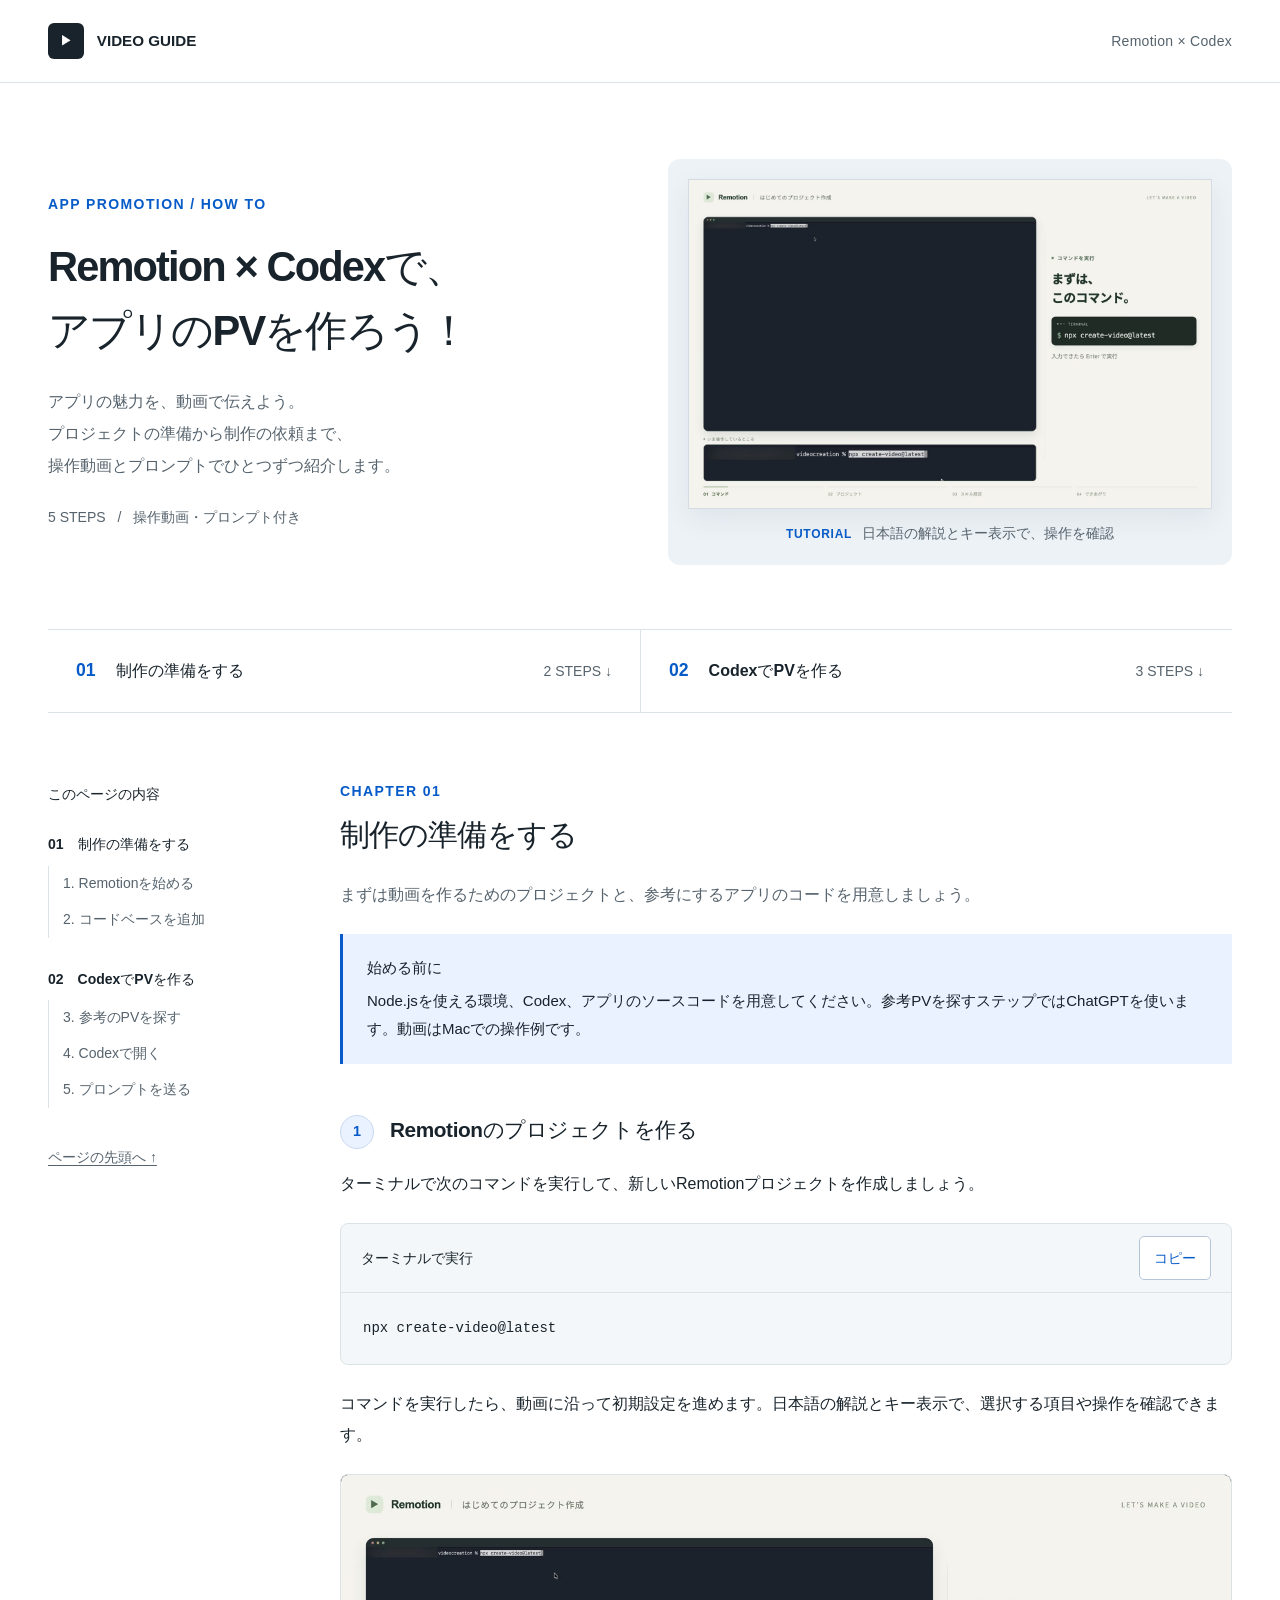
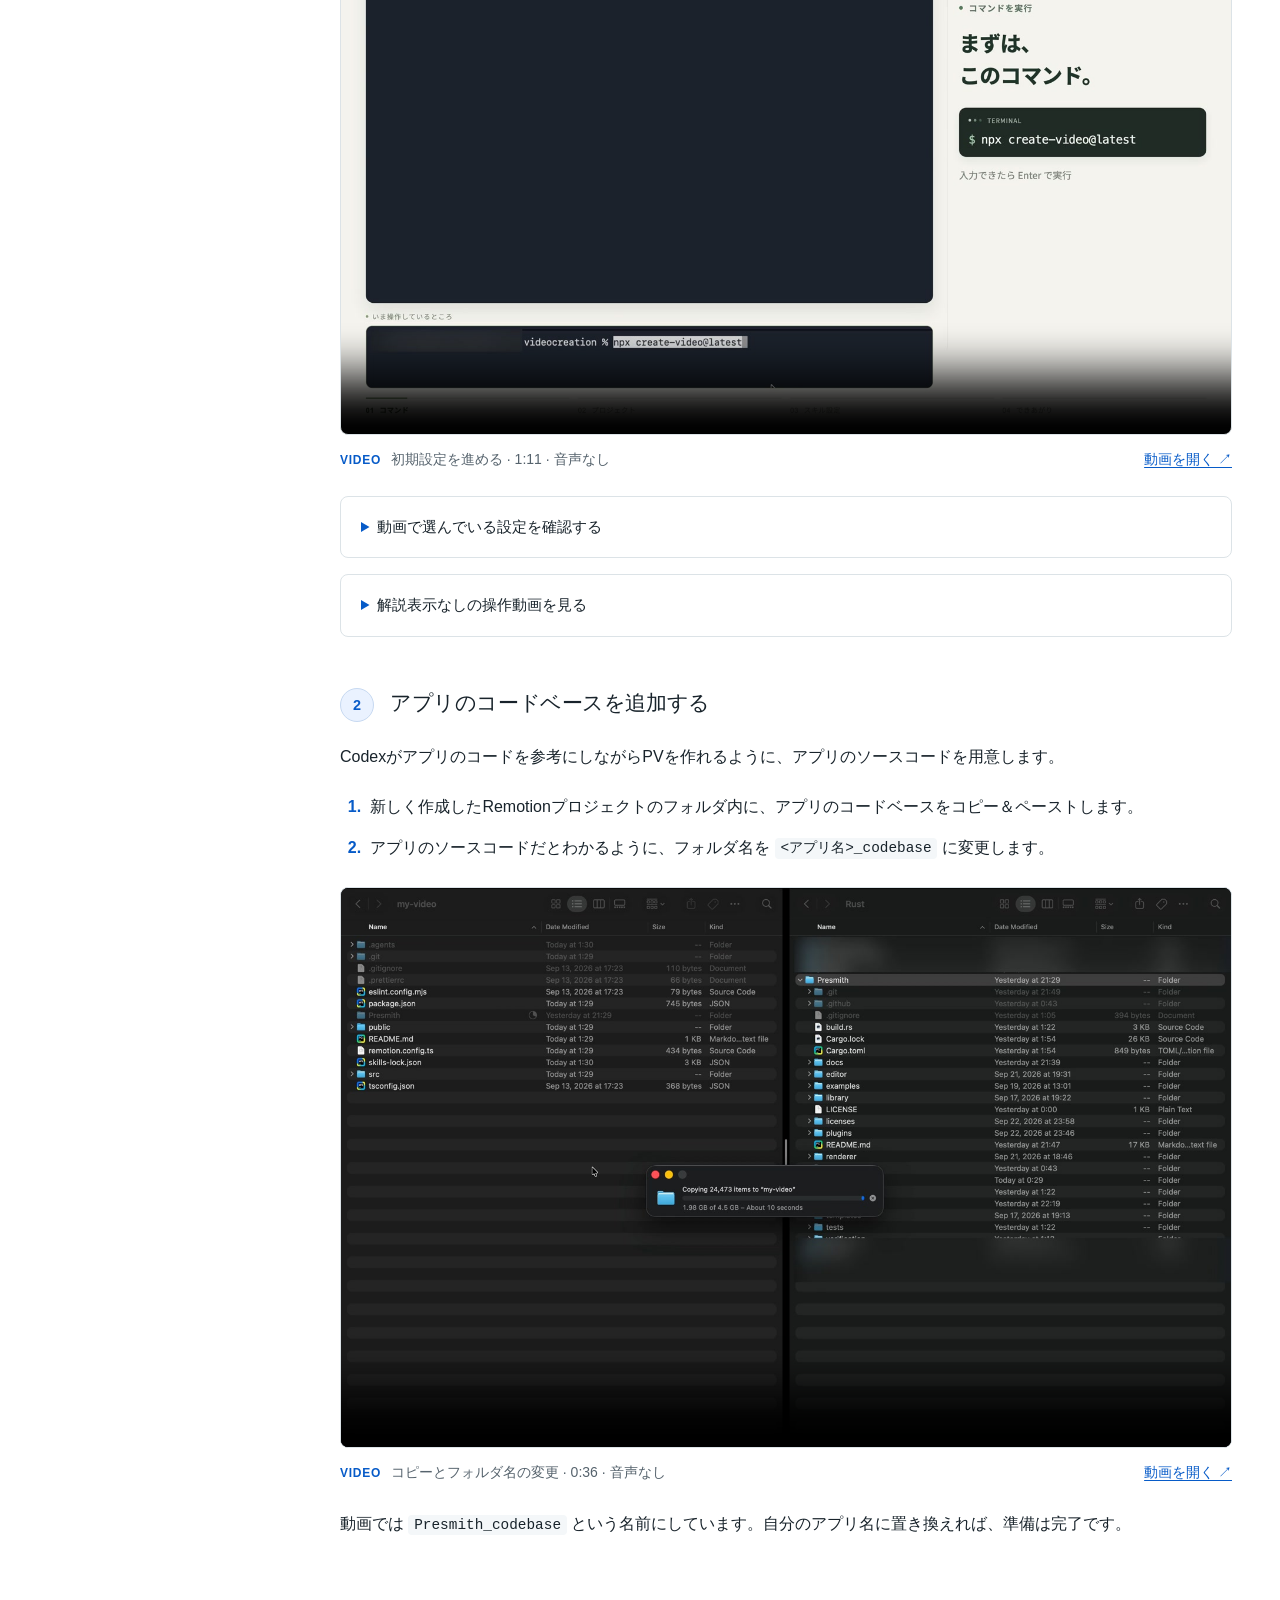
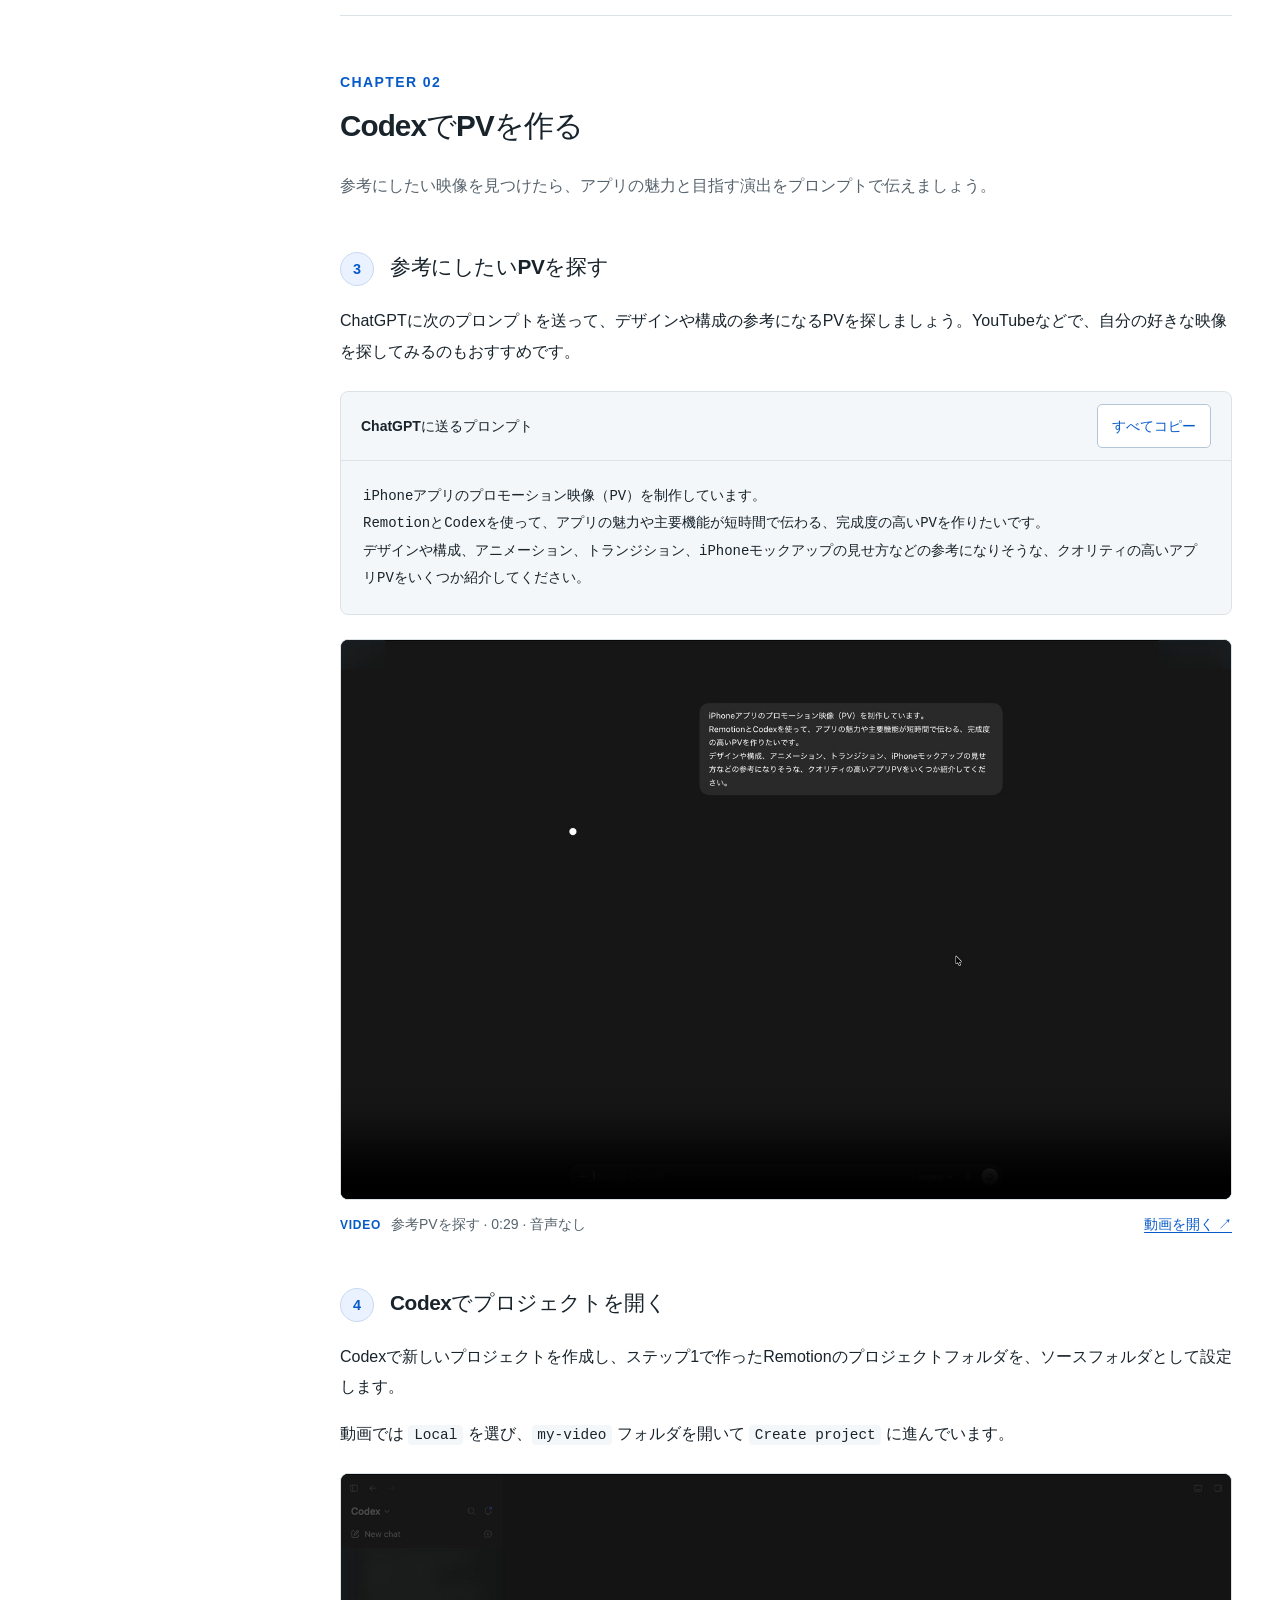
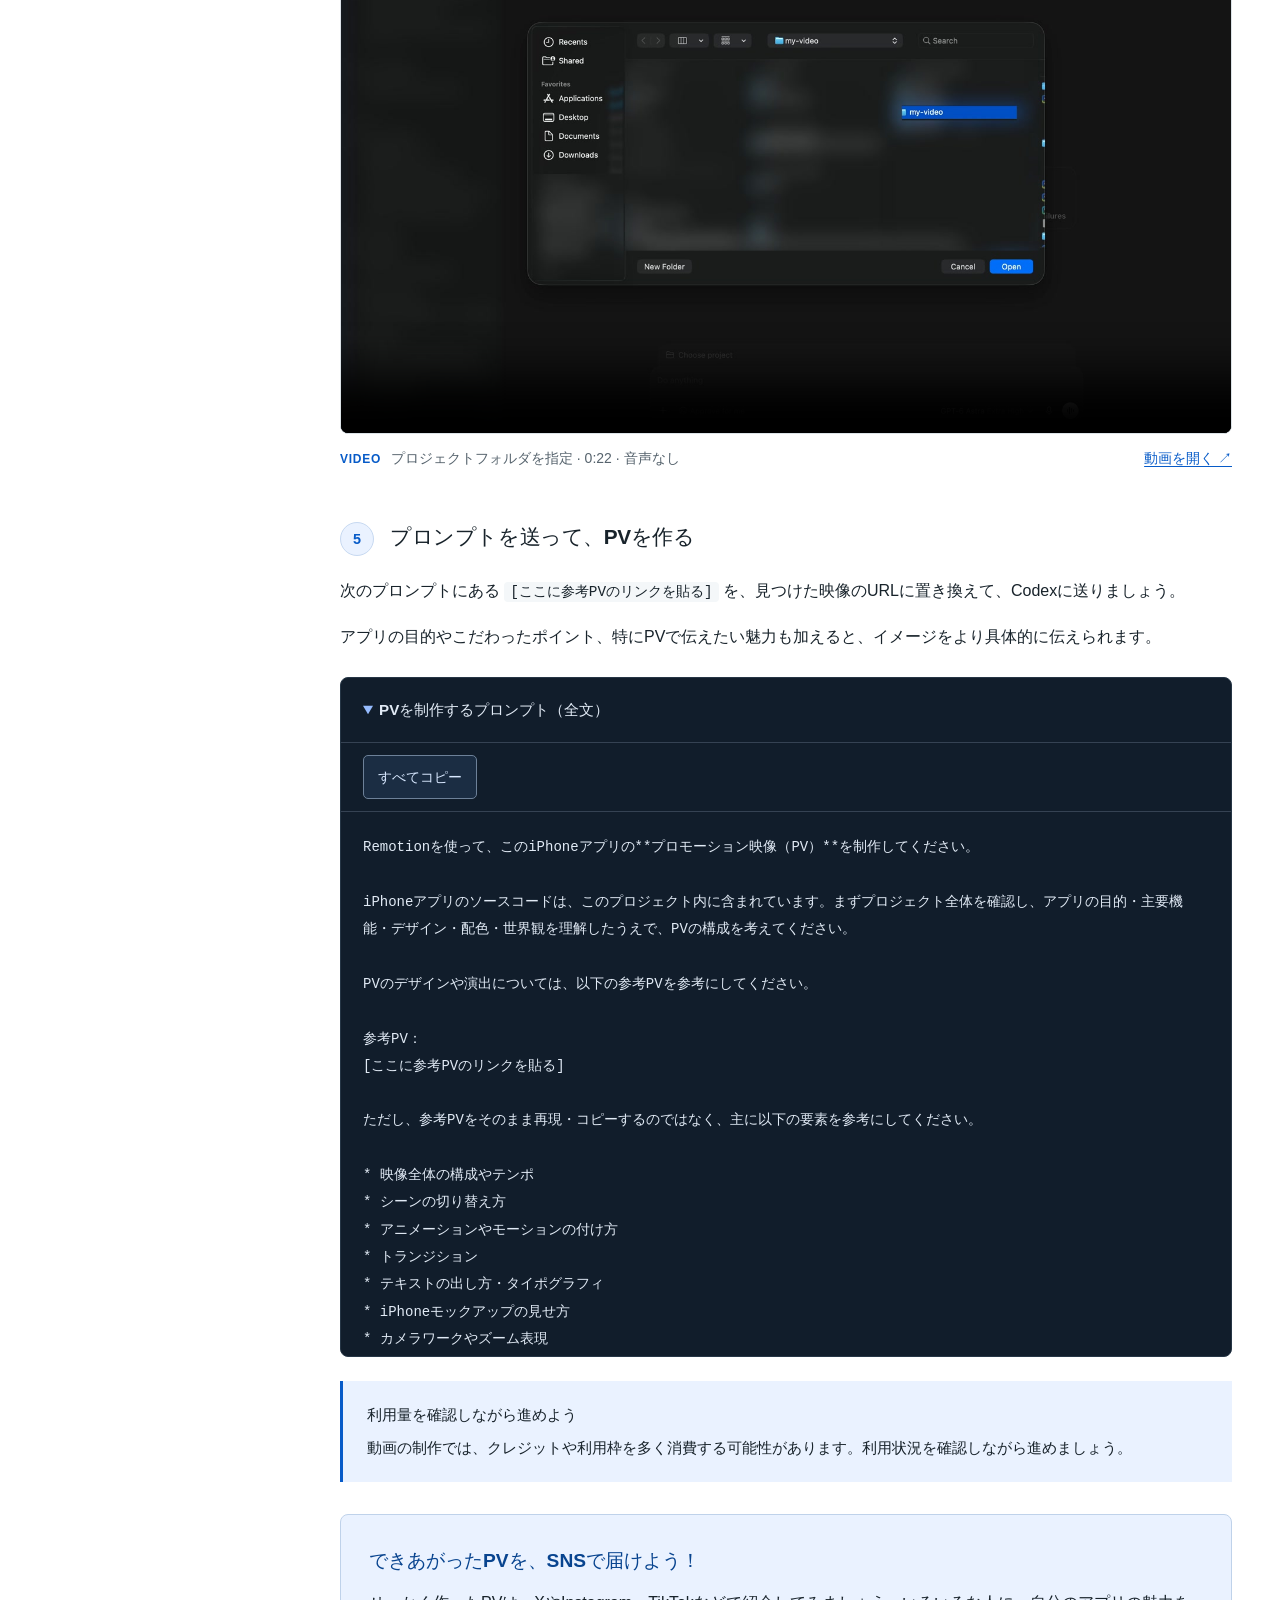
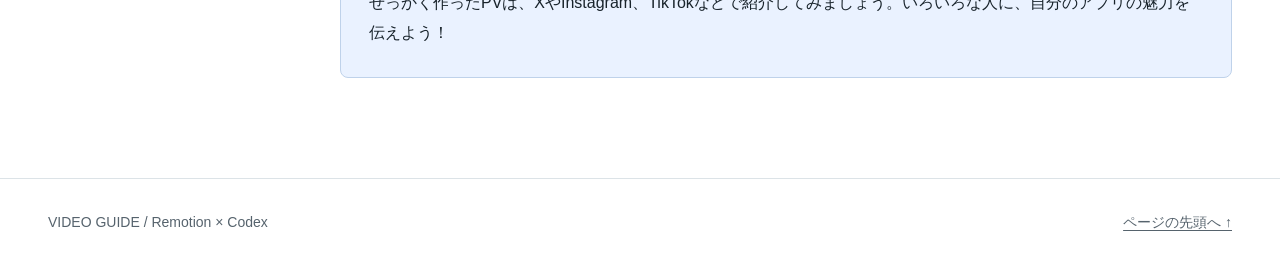
<file: VideoCreation-release/index.html>
<!doctype html>
<html lang="ja">
<head>
  <meta charset="utf-8">
  <meta name="viewport" content="width=device-width, initial-scale=1">
  <meta name="description" content="Remotion × Codexでアプリのプロモーション映像を作る5ステップ。プロジェクトの準備から制作プロンプトまで、操作動画とコピーできるコマンド付きで紹介します。">
  <meta name="theme-color" content="#18232b">
  <meta property="og:type" content="article">
  <meta property="og:locale" content="ja_JP">
  <meta property="og:title" content="Remotion × Codexで、アプリのPVを作ろう！">
  <meta property="og:description" content="プロジェクトの準備から制作プロンプトまで。操作動画でわかる、アプリPV制作の5ステップ。">
  <title>Remotion × Codexで、アプリのPVを作ろう！ | VIDEO GUIDE</title>
  <link rel="icon" type="image/svg+xml" href="data:image/svg+xml,%3Csvg xmlns='http://www.w3.org/2000/svg' viewBox='0 0 32 32'%3E%3Crect width='32' height='32' rx='6' fill='%2318232b'/%3E%3Cpath d='M12 8l12 8-12 8z' fill='%23fff'/%3E%3C/svg%3E">
  <link rel="stylesheet" href="style.css">
  <script src="script.js" defer></script>
</head>
<body id="top">
  <a class="skip-link" href="#guide">本文へスキップ</a>
  <header class="site-header">
    <div class="wrap header-inner">
      <a class="brand" href="#top" aria-label="VIDEO GUIDE トップへ"><span class="brand-mark" aria-hidden="true">▶</span> VIDEO GUIDE</a>
      <span class="header-meta">Remotion × Codex</span>
    </div>
  </header>
  <main id="guide" class="wrap">
    <section class="hero" aria-labelledby="page-title">
      <div>
        <p class="eyebrow">APP PROMOTION / HOW TO</p>
        <h1 id="page-title">Remotion × Codexで、<br>アプリのPVを作ろう！</h1>
        <p class="hero-description">アプリの魅力を、動画で伝えよう。<br>プロジェクトの準備から制作の依頼まで、<br>操作動画とプロンプトでひとつずつ紹介します。</p>
        <p class="hero-meta">5 STEPS <span aria-hidden="true">/</span> 操作動画・プロンプト付き</p>
      </div>
      <figure class="hero-figure">
        <a href="#step-1" aria-label="ステップ1の解説付き動画へ">
          <img src="assets/posters/remotion-tutorial.jpg" alt="Remotionの初期設定を日本語の解説とキー表示で案内するチュートリアル" width="1512" height="950" fetchpriority="high" decoding="async">
        </a>
        <figcaption><span class="media-type">TUTORIAL</span> 日本語の解説とキー表示で、操作を確認</figcaption>
      </figure>
    </section>
    <nav class="route" aria-label="ガイドの章">
      <a href="#prepare"><span class="route-number">01</span><span class="route-title">制作の準備をする</span><span class="route-count">2 STEPS ↓</span></a>
      <a href="#create"><span class="route-number">02</span><span class="route-title">CodexでPVを作る</span><span class="route-count">3 STEPS ↓</span></a>
    </nav>
    <div class="content-layout">
      <nav class="contents" aria-label="目次">
        <p class="contents-label">このページの内容</p>
        <div class="contents-columns">
          <div class="contents-group">
            <a class="contents-chapter" href="#prepare">01　制作の準備をする</a>
            <ol>
              <li><a href="#step-1">1. Remotionを始める</a></li>
              <li><a href="#step-2">2. コードベースを追加</a></li>
            </ol>
          </div>
          <div class="contents-group">
            <a class="contents-chapter" href="#create">02　CodexでPVを作る</a>
            <ol start="3">
              <li><a href="#step-3">3. 参考のPVを探す</a></li>
              <li><a href="#step-4">4. Codexで開く</a></li>
              <li><a href="#step-5">5. プロンプトを送る</a></li>
            </ol>
          </div>
        </div>
        <a class="contents-top" href="#top">ページの先頭へ ↑</a>
      </nav>
      <article aria-label="RemotionとCodexによるアプリPV制作ガイド">
        <section class="chapter" id="prepare" aria-labelledby="prepare-title">
          <p class="eyebrow">CHAPTER 01</p>
          <h2 class="chapter-heading" id="prepare-title">制作の準備をする</h2>
          <p class="chapter-intro">まずは動画を作るためのプロジェクトと、参考にするアプリのコードを用意しましょう。</p>
          <aside class="note"><strong>始める前に</strong>Node.jsを使える環境、Codex、アプリのソースコードを用意してください。参考PVを探すステップではChatGPTを使います。動画はMacでの操作例です。</aside>
          <section class="step" id="step-1" aria-labelledby="step-1-title">
            <div class="step-heading"><span class="step-number" aria-hidden="true">1</span><h3 id="step-1-title">Remotionのプロジェクトを作る</h3></div>
            <p>ターミナルで次のコマンドを実行して、新しいRemotionプロジェクトを作成しましょう。</p>
            <div class="prompt">
              <div class="prompt-header"><p class="prompt-label">ターミナルで実行</p><button class="copy-button" type="button" data-copy-target="setup-command" aria-controls="setup-command" aria-label="プロジェクト作成コマンドをコピー" hidden>コピー</button></div>
              <p class="copy-status" role="status" aria-live="polite"></p>
              <pre id="setup-command" tabindex="0" aria-label="プロジェクト作成コマンド"><code>npx create-video@latest</code></pre>
            </div>
            <p>コマンドを実行したら、動画に沿って初期設定を進めます。日本語の解説とキー表示で、選択する項目や操作を確認できます。</p>
            <figure class="media">
              <video controls playsinline preload="none" width="3024" height="1900" poster="assets/posters/remotion-tutorial.jpg" aria-label="Remotionのプロジェクトを作る解説付き動画" aria-describedby="caption-tutorial">
                <source src="assets/videos/remotion-tutorial.mp4" type="video/mp4">
                <p>動画を再生できない場合は、<a href="assets/videos/remotion-tutorial.mp4">MP4を開いてください</a>。</p>
              </video>
              <figcaption id="caption-tutorial"><span class="media-type">VIDEO</span> 初期設定を進める · 1:11 · 音声なし<a class="media-download" href="assets/videos/remotion-tutorial.mp4">動画を開く ↗</a></figcaption>
            </figure>
            <details class="supplement">
              <summary>動画で選んでいる設定を確認する</summary>
              <ol class="instructions">
                <li>インストールの確認では <code>y</code> を入力してEnter。</li>
                <li>テンプレートは <code>Blank</code>、プロジェクト名は <code>my-video</code> を選択。</li>
                <li>Tailwind CSSとagent skillsは <code>Yes</code>。スキル一覧ではSpaceで全選択してEnter。</li>
                <li>AIツールは選択済みの内容で進め、スキルの保存先は <code>Project</code>。確認画面でインストール。</li>
                <li>完了したら <code>cd my-video</code> で移動。Macでは <code>open .</code> でFinderを開けます。</li>
              </ol>
              <p class="supplement-note">録画時点の選択例です。表示される項目はバージョンによって変わる場合があります。</p>
            </details>
            <details class="supplement">
              <summary>解説表示なしの操作動画を見る</summary>
              <figure class="media">
                <video controls playsinline preload="none" width="3024" height="1900" poster="assets/posters/init-remotion.jpg" aria-label="Remotion初期設定の操作録画" aria-describedby="caption-init">
                  <source src="assets/videos/init-remotion.mp4" type="video/mp4">
                  <p>動画を再生できない場合は、<a href="assets/videos/init-remotion.mp4">MP4を開いてください</a>。</p>
                </video>
                <figcaption id="caption-init"><span class="media-type">VIDEO</span> 初期設定の操作録画 · 1:11 · 音声なし<a class="media-download" href="assets/videos/init-remotion.mp4">動画を開く ↗</a></figcaption>
              </figure>
            </details>
          </section>
          <section class="step" id="step-2" aria-labelledby="step-2-title">
            <div class="step-heading"><span class="step-number" aria-hidden="true">2</span><h3 id="step-2-title">アプリのコードベースを追加する</h3></div>
            <p>Codexがアプリのコードを参考にしながらPVを作れるように、アプリのソースコードを用意します。</p>
            <ol class="instructions">
              <li>新しく作成したRemotionプロジェクトのフォルダ内に、アプリのコードベースをコピー＆ペーストします。</li>
              <li>アプリのソースコードだとわかるように、フォルダ名を <code>&lt;アプリ名&gt;_codebase</code> に変更します。</li>
            </ol>
            <figure class="media">
              <video controls playsinline preload="none" width="3024" height="1900" poster="assets/posters/MoveCodebase.jpg" aria-label="アプリのコードベースをコピーして名前を変更する操作動画" aria-describedby="caption-codebase">
                <source src="assets/videos/MoveCodebase.mp4" type="video/mp4">
                <p>動画を再生できない場合は、<a href="assets/videos/MoveCodebase.mp4">MP4を開いてください</a>。</p>
              </video>
              <figcaption id="caption-codebase"><span class="media-type">VIDEO</span> コピーとフォルダ名の変更 · 0:36 · 音声なし<a class="media-download" href="assets/videos/MoveCodebase.mp4">動画を開く ↗</a></figcaption>
            </figure>
            <p>動画では <code>Presmith_codebase</code> という名前にしています。自分のアプリ名に置き換えれば、準備は完了です。</p>
          </section>
        </section>
        <section class="chapter" id="create" aria-labelledby="create-title">
          <p class="eyebrow">CHAPTER 02</p>
          <h2 class="chapter-heading" id="create-title">CodexでPVを作る</h2>
          <p class="chapter-intro">参考にしたい映像を見つけたら、アプリの魅力と目指す演出をプロンプトで伝えましょう。</p>
          <section class="step" id="step-3" aria-labelledby="step-3-title">
            <div class="step-heading"><span class="step-number" aria-hidden="true">3</span><h3 id="step-3-title">参考にしたいPVを探す</h3></div>
            <p>ChatGPTに次のプロンプトを送って、デザインや構成の参考になるPVを探しましょう。YouTubeなどで、自分の好きな映像を探してみるのもおすすめです。</p>
            <div class="prompt">
              <div class="prompt-header"><p class="prompt-label">ChatGPTに送るプロンプト</p><button class="copy-button" type="button" data-copy-target="reference-prompt" aria-controls="reference-prompt" aria-label="参考PVを探すプロンプトをすべてコピー" hidden>すべてコピー</button></div>
              <p class="copy-status" role="status" aria-live="polite"></p>
              <pre id="reference-prompt" tabindex="0" aria-label="参考PVを探すプロンプト"><code>iPhoneアプリのプロモーション映像（PV）を制作しています。
RemotionとCodexを使って、アプリの魅力や主要機能が短時間で伝わる、完成度の高いPVを作りたいです。
デザインや構成、アニメーション、トランジション、iPhoneモックアップの見せ方などの参考になりそうな、クオリティの高いアプリPVをいくつか紹介してください。</code></pre>
            </div>
            <figure class="media">
              <video controls playsinline preload="none" width="3024" height="1900" poster="assets/posters/AskChatGPT.jpg" aria-label="ChatGPTで参考PVを探す操作動画" aria-describedby="caption-chatgpt">
                <source src="assets/videos/AskChatGPT.mp4" type="video/mp4">
                <p>動画を再生できない場合は、<a href="assets/videos/AskChatGPT.mp4">MP4を開いてください</a>。</p>
              </video>
              <figcaption id="caption-chatgpt"><span class="media-type">VIDEO</span> 参考PVを探す · 0:29 · 音声なし<a class="media-download" href="assets/videos/AskChatGPT.mp4">動画を開く ↗</a></figcaption>
            </figure>
          </section>
          <section class="step" id="step-4" aria-labelledby="step-4-title">
            <div class="step-heading"><span class="step-number" aria-hidden="true">4</span><h3 id="step-4-title">Codexでプロジェクトを開く</h3></div>
            <p>Codexで新しいプロジェクトを作成し、ステップ1で作ったRemotionのプロジェクトフォルダを、ソースフォルダとして設定します。</p>
            <p>動画では <code>Local</code> を選び、<code>my-video</code> フォルダを開いて <code>Create project</code> に進んでいます。</p>
            <figure class="media">
              <video controls playsinline preload="none" width="3024" height="1900" poster="assets/posters/OpenCodex.jpg" aria-label="CodexでRemotionプロジェクトを開く操作動画" aria-describedby="caption-codex">
                <source src="assets/videos/OpenCodex.mp4" type="video/mp4">
                <p>動画を再生できない場合は、<a href="assets/videos/OpenCodex.mp4">MP4を開いてください</a>。</p>
              </video>
              <figcaption id="caption-codex"><span class="media-type">VIDEO</span> プロジェクトフォルダを指定 · 0:22 · 音声なし<a class="media-download" href="assets/videos/OpenCodex.mp4">動画を開く ↗</a></figcaption>
            </figure>
          </section>
          <section class="step" id="step-5" aria-labelledby="step-5-title">
            <div class="step-heading"><span class="step-number" aria-hidden="true">5</span><h3 id="step-5-title">プロンプトを送って、PVを作る</h3></div>
            <p>次のプロンプトにある <code>[ここに参考PVのリンクを貼る]</code> を、見つけた映像のURLに置き換えて、Codexに送りましょう。</p>
            <p>アプリの目的やこだわったポイント、特にPVで伝えたい魅力も加えると、イメージをより具体的に伝えられます。</p>
            <details class="prompt prompt-large" open>
              <summary>PVを制作するプロンプト（全文）</summary>
              <div class="copy-toolbar" hidden><button class="copy-button" type="button" data-copy-target="creation-prompt" aria-controls="creation-prompt" aria-label="PVを制作するプロンプトをすべてコピー" hidden>すべてコピー</button><p class="copy-status" role="status" aria-live="polite"></p></div>
              <pre id="creation-prompt" tabindex="0" aria-label="PVを制作するプロンプト"><code>Remotionを使って、このiPhoneアプリの**プロモーション映像（PV）**を制作してください。

iPhoneアプリのソースコードは、このプロジェクト内に含まれています。まずプロジェクト全体を確認し、アプリの目的・主要機能・デザイン・配色・世界観を理解したうえで、PVの構成を考えてください。

PVのデザインや演出については、以下の参考PVを参考にしてください。

参考PV：
[ここに参考PVのリンクを貼る]

ただし、参考PVをそのまま再現・コピーするのではなく、主に以下の要素を参考にしてください。

* 映像全体の構成やテンポ
* シーンの切り替え方
* アニメーションやモーションの付け方
* トランジション
* テキストの出し方・タイポグラフィ
* iPhoneモックアップの見せ方
* カメラワークやズーム表現
* 機能紹介の流れ
* 最後のロゴ・アプリ名の見せ方

一方で、配色・フォント・背景・グラフィックなどのビジュアルデザインは、このiPhoneアプリのUIやブランドイメージに合わせて最適化してください。

PVを見ただけで、「どのようなアプリなのか」「何ができるのか」「どこが魅力なのか」が短時間で直感的に伝わる構成にしてください。

また、単純にアプリ画面を並べるだけではなく、Remotionのアニメーションを活用して、AppleのプロダクトPVのような、テンポが良く洗練された映像表現を目指してください。

実装前にアプリのソースコードと参考PVを分析し、その内容をもとに最適なシーン構成を考えてから制作してください。

必要な素材については、プロジェクト内にある画像・アイコン・スクリーンショットなどを可能な限り活用してください。

最終的に、Remotionでそのままプレビュー・レンダリングできる状態まで実装してください。</code></pre>
            </details>
            <aside class="note"><strong>利用量を確認しながら進めよう</strong>動画の制作では、クレジットや利用枠を多く消費する可能性があります。利用状況を確認しながら進めましょう。</aside>
            <div class="completion"><strong>できあがったPVを、SNSで届けよう！</strong><p>せっかく作ったPVは、XやInstagram、TikTokなどで紹介してみましょう。いろいろな人に、自分のアプリの魅力を伝えよう！</p></div>
          </section>
        </section>
      </article>
    </div>
  </main>
  <footer class="site-footer">
    <div class="wrap footer-inner"><p>VIDEO GUIDE <span aria-hidden="true">/</span> Remotion × Codex</p><a href="#top">ページの先頭へ ↑</a></div>
  </footer>
</body>
</html>
</file>
<file: LightningPage-release/style.css>
@charset "UTF-8";

:root {
  color-scheme: light;
  --ink: #18232b;
  --muted: #56636d;
  --line: #dce3e7;
  --paper: #fff;
  --soft: #f4f7f9;
  --accent: #075bc8;
  --accent-soft: #eaf2ff;
  font-family: -apple-system, BlinkMacSystemFont, "Hiragino Kaku Gothic ProN", "Noto Sans JP", "Yu Gothic", Meiryo, sans-serif;
  font-synthesis: none;
  line-height: 1.9;
  color: var(--ink);
  background: var(--paper);
}

* { box-sizing: border-box; }
html { scroll-behavior: smooth; scroll-padding-top: 6rem; }
body { margin: 0; overflow-wrap: anywhere; }
a { color: var(--accent); text-underline-offset: .22em; }
a:hover { text-decoration-thickness: 2px; }
a, summary { -webkit-tap-highlight-color: transparent; }
:focus-visible { outline: 3px solid var(--accent); outline-offset: 5px; }
::selection { background: #cbe0ff; color: #101e30; }
h1, h2, h3, p, figure, pre { margin: 0; }
img, video { display: block; width: 100%; height: auto; }
img { background: var(--soft); }
video { background: #101820; }
code, pre { font-family: "SFMono-Regular", Consolas, "Liberation Mono", monospace; }
p code, li code { padding: .15em .4em; border-radius: 4px; background: var(--soft); font-size: .9em; }
.wrap { width: min(1184px, calc(100% - 80px)); margin-inline: auto; }
.skip-link { position: fixed; z-index: 10; top: -100px; left: 1rem; padding: .6rem 1rem; background: white; }
.skip-link:focus { top: 1rem; }

.site-header { border-bottom: 1px solid var(--line); }
.header-inner { display: flex; align-items: center; justify-content: space-between; gap: 1rem; min-height: 82px; }
.brand { display: inline-flex; align-items: center; gap: .8rem; color: var(--ink); font-size: .95rem; font-weight: 750; text-decoration: none; }
.brand-mark { display: grid; place-items: center; width: 36px; height: 36px; background: var(--ink); color: white; font-size: .8rem; line-height: 1; letter-spacing: -.04em; border-radius: 6px; }
.header-meta { color: var(--muted); font-size: .875rem; letter-spacing: .02em; }

.hero { display: grid; grid-template-columns: 1fr 1fr; gap: 56px; align-items: center; padding-block: 76px 64px; }
.eyebrow { color: var(--accent); font-size: .875rem; line-height: 1.5; font-weight: 700; letter-spacing: .1em; }
h1 { margin-top: 20px; font-size: clamp(2rem, 3.25vw, 2.75rem); line-height: 1.55; font-weight: 800; letter-spacing: -.045em; }
.hero-description { margin-top: 22px; color: var(--muted); font-size: 1rem; line-height: 2; }
.hero-figure { min-width: 0; padding: 20px; background: #edf2f6; border-radius: 12px; }
.hero-figure img { border: 1px solid #d3dce3; box-shadow: 0 10px 26px #172c4012; }
figcaption { margin-top: 12px; color: var(--muted); font-size: .875rem; line-height: 1.75; }
.hero-figure figcaption { justify-content: center; text-align: center; }
.route { display: grid; grid-template-columns: 1fr 1fr; border-block: 1px solid var(--line); }
.route a { display: flex; align-items: center; gap: 20px; padding: 24px 28px; color: var(--ink); text-decoration: none; }
.route a + a { border-left: 1px solid var(--line); }
.route a:hover { background: var(--soft); }
.route-number { color: var(--accent); font-size: 1.1rem; font-weight: 750; }
.route-title { font-size: 1rem; font-weight: 700; }
.route-count { margin-left: auto; color: var(--muted); font-size: .875rem; white-space: nowrap; }

.content-layout { display: grid; grid-template-columns: 220px minmax(0, 1fr); gap: 72px; padding-block: 68px 100px; }
.contents { position: sticky; top: 36px; align-self: start; }
.contents-label { margin-bottom: 24px; font-size: .875rem; font-weight: 700; }
.contents-group + .contents-group { margin-top: 28px; }
.contents-chapter { display: block; margin-bottom: 8px; font-size: .875rem; font-weight: 700; color: var(--ink); text-decoration: none; }
.contents ol { list-style: none; margin: 0; padding: 0 0 0 14px; border-left: 1px solid var(--line); }
.contents li a { display: block; padding-block: 6px; font-size: .875rem; line-height: 1.7; color: var(--muted); text-decoration: none; }
.contents a:hover { color: var(--accent); }
.contents-top { display: inline-block; margin-top: 36px; font-size: .875rem; color: var(--muted); }
article { min-width: 0; }
.chapter + .chapter { margin-top: 76px; padding-top: 56px; border-top: 1px solid var(--line); }
.chapter-heading { margin-top: 10px; margin-bottom: 22px; font-size: 1.85rem; line-height: 1.55; letter-spacing: -.03em; }
.chapter-intro { color: var(--muted); }
.step { margin-top: 48px; }
.step-heading { display: flex; align-items: flex-start; gap: 16px; margin-bottom: 20px; }
.step-number { flex: 0 0 auto; display: grid; place-items: center; width: 34px; height: 34px; margin-top: 3px; border: 1px solid #c7d9f1; border-radius: 50%; background: var(--accent-soft); color: var(--accent); font-size: .9rem; font-weight: 750; line-height: 1; }
h3 { font-size: 1.3rem; line-height: 1.7; letter-spacing: -.02em; }
.step p + p { margin-top: 16px; }
.media { margin-block: 24px; }
.media img, .media video { border: 1px solid var(--line); border-radius: 8px; }
.media-link { display: block; border-radius: 8px; }
.media-link:hover { box-shadow: 0 0 0 2px var(--accent); }
.media figcaption, .hero-figure figcaption { display: flex; gap: 10px; align-items: baseline; flex-wrap: wrap; }
.media-type { display: inline-block; font-size: .75rem; font-weight: 700; letter-spacing: .06em; color: var(--accent); }
.media-download { margin-left: auto; font-size: .8125rem; }
.prompt { margin-block: 24px; border: 1px solid var(--line); border-radius: 8px; overflow: hidden; background: var(--soft); }
.prompt-header { display: flex; align-items: center; justify-content: space-between; flex-wrap: wrap; gap: 10px 16px; padding: 12px 20px; border-bottom: 1px solid var(--line); }
.prompt-label { font-size: .875rem; font-weight: 700; }
.copy-button { flex-shrink: 0; min-height: 44px; padding: 8px 14px; border: 1px solid #b4c5d9; border-radius: 5px; background: var(--paper); color: var(--accent); font: inherit; font-size: .875rem; font-weight: 650; line-height: 1.5; cursor: pointer; }
.copy-button:hover { background: var(--accent-soft); border-color: var(--accent); }
.copy-button[aria-busy="true"] { cursor: wait; opacity: .65; }
.copy-button[hidden], .copy-toolbar[hidden] { display: none; }
.copy-status { font-size: .875rem; line-height: 1.7; color: var(--muted); }
.prompt > .copy-status:not(:empty) { padding: 12px 20px 0; }
.copy-toolbar { display: flex; align-items: center; flex-wrap: wrap; gap: 10px 16px; padding: 12px 22px; border-bottom: 1px solid #354253; }
.prompt-large .copy-button { background: #1b2d43; color: #d8e8ff; border-color: #6d8199; }
.prompt-large .copy-button:hover { background: #293f5b; border-color: #aacaff; }
.prompt-large .copy-status { color: #c2d3e8; }
.prompt pre { padding: 22px; white-space: pre-wrap; overflow-wrap: anywhere; font-size: .875rem; line-height: 1.95; }
.prompt-large { background: #111d2b; color: #e1eaf5; border-color: #263646; }
.prompt-large summary { padding: 18px 22px; cursor: pointer; font-size: .95rem; font-weight: 650; }
.prompt-large summary::marker { color: #96bcff; }
.prompt-large[open] summary { border-bottom: 1px solid #354253; }
.prompt-large pre { max-height: 34rem; overflow-y: auto; scrollbar-color: #6d8199 #172638; }
.prompt-large :focus-visible { outline-color: #aacaff; outline-offset: -4px; }
.note { margin-top: 24px; padding: 20px 24px; border-left: 3px solid var(--accent); background: var(--accent-soft); font-size: .9375rem; }
.note strong { display: block; margin-bottom: 4px; }
.service-gallery { display: grid; grid-template-columns: 1fr 1fr; gap: 20px; margin-block: 28px; }
.service-gallery .media { margin: 0; }
.instructions { margin-block: 20px; padding-left: 1.6rem; }
.instructions li { padding-left: .3rem; margin-top: 10px; }
.instructions li::marker { color: var(--accent); font-weight: 700; }
.file-list { display: flex; flex-wrap: wrap; gap: 10px; margin-block: 20px; }
.file-list code { padding: 8px 14px; border: 1px solid var(--line); border-radius: 5px; background: var(--soft); font-size: .875rem; }
.completion { margin-top: 32px; padding: 28px; border: 1px solid #bfd2ea; border-radius: 8px; background: var(--accent-soft); }
.completion strong { display: block; margin-bottom: 8px; color: #08448f; font-size: 1.2rem; }
.completion code { background: #fff; }
.site-footer { border-top: 1px solid var(--line); padding-block: 30px; color: var(--muted); font-size: .875rem; }
.footer-inner { display: flex; justify-content: space-between; gap: 20px; }
.site-footer a { color: var(--muted); }

@media (min-width: 1500px) { .wrap { width: min(1240px, calc(100% - 96px)); } }
@media (max-width: 1000px) {
  .wrap { width: calc(100% - 48px); }
  .hero { gap: 30px; padding-block: 48px; }
  .hero-figure { padding: 12px; }
  .content-layout { grid-template-columns: 180px minmax(0, 1fr); gap: 36px; }
  .route a { padding-inline: 20px; }
}
@media (max-width: 760px) {
  html { scroll-padding-top: 24px; }
  .wrap { width: calc(100% - 40px); }
  .header-inner { min-height: 70px; }
  .header-meta { font-size: .8125rem; }
  .hero { grid-template-columns: 1fr; gap: 30px; padding-block: 36px; }
  h1 { font-size: clamp(1.75rem, 6.5vw, 2.4rem); margin-top: 14px; }
  .hero-description { margin-top: 18px; }
  .hero-figure { padding: 16px; }
  .route a { gap: 10px; padding: 18px 12px; flex-wrap: wrap; }
  .route-count { width: 100%; margin-left: 0; padding-left: 28px; font-size: .8125rem; }
  .content-layout { display: block; padding-block: 32px 56px; }
  .contents { position: static; margin-bottom: 40px; padding: 20px; background: var(--soft); border-radius: 8px; }
  .contents-label { margin-bottom: 14px; }
  .contents-columns { display: grid; grid-template-columns: 1fr 1fr; gap: 20px; }
  .contents-group + .contents-group { margin-top: 0; }
  .contents li a { padding-block: 8px; }
  .contents-top { display: none; }
  .chapter-heading { font-size: 1.6rem; }
  .chapter + .chapter { margin-top: 48px; padding-top: 40px; }
  .step { margin-top: 36px; }
  .step-heading { gap: 12px; }
  h3 { font-size: 1.15rem; }
  .step-number { width: 30px; height: 30px; margin-top: 2px; }
  .prompt pre { padding: 18px; }
  .prompt-large pre { max-height: 30rem; }
  .note, .completion { padding: 18px; }
  .service-gallery { gap: 14px; }
  .footer-inner { flex-wrap: wrap; }
}
@media (max-width: 380px) {
  .wrap { width: calc(100% - 32px); }
  .header-meta { display: none; }
  .contents-columns { grid-template-columns: 1fr; }
  .service-gallery { grid-template-columns: 1fr; }
}
@media (prefers-reduced-motion: reduce) { html { scroll-behavior: auto; } }
@media print {
  html { scroll-behavior: auto; }
  .wrap { width: 100%; }
  .site-header, .route, .contents, .skip-link, .media-download, .site-footer, .copy-button, .copy-toolbar, .copy-status { display: none; }
  .hero, .content-layout { display: block; padding: 0; }
  .hero-figure { max-width: 60%; margin: 24px auto; }
  .chapter { margin-top: 36px; }
  h2, h3 { break-after: avoid; }
  figure { break-inside: avoid; }
  .prompt-large { color: #000; background: #fff; }
  .prompt-large pre { max-height: none; overflow: visible; }
  video { max-height: 240px; object-fit: contain; }
}
</file>
<file: entry.css>
@charset "UTF-8";

/* Reuse the Lightning Page's typography, colors, spacing, and shared elements. */
.entry-page { min-height: 100vh; display: flex; flex-direction: column; }
.entry-page [hidden] { display: none !important; }
.entry-page main { flex: 1; }
.header-nav { display: flex; align-items: center; gap: 32px; }
.header-nav a { color: var(--ink); font-size: .875rem; font-weight: 650; text-decoration: none; }
.header-nav .repository-link { color: var(--muted); font-weight: 400; }
.header-nav a:hover { color: var(--accent); }
.repository-link span { margin-left: 6px; }
.library-intro { padding-block: 64px 48px; }
.library-intro h1 { margin-top: 14px; }
.library-intro .hero-description { margin-top: 18px; }
.document-search { max-width: 800px; margin-top: 32px; }
.document-search > label { display: block; margin-bottom: 10px; color: var(--ink); font-size: .875rem; font-weight: 650; }
.search-field { display: flex; align-items: center; gap: 14px; min-height: 64px; padding: 7px 8px 7px 20px; border: 1px solid #b8c6d1; border-radius: 8px; background: var(--paper); }
.search-field:focus-within { border-color: var(--accent); box-shadow: 0 0 0 3px var(--accent-soft); }
.search-icon { flex-shrink: 0; color: var(--muted); }
.search-field input { width: 100%; min-width: 0; padding: 8px 0; border: 0; background: transparent; color: var(--ink); font: inherit; font-size: 1rem; line-height: 1.5; }
.search-field input::placeholder { color: var(--muted); opacity: 1; }
.search-field input:focus-visible { outline: none; }
.search-field input::-webkit-search-cancel-button { -webkit-appearance: none; }
.entry-page button { cursor: pointer; font: inherit; }
.entry-page .search-submit { flex-shrink: 0; min-height: 46px; padding: 8px 26px; border: 1px solid var(--ink); border-radius: 5px; background: var(--ink); color: white; font-size: .875rem; font-weight: 650; }
.search-submit:hover { border-color: var(--accent); background: var(--accent); }
#clear-search { flex: 0 0 36px; height: 44px; padding: 0; border: 0; border-radius: 4px; background: transparent; color: var(--muted); font-size: 1.5rem; line-height: 1; }
#clear-search:hover { background: var(--soft); color: var(--ink); }
.search-help, .no-script { margin-top: 12px; color: var(--muted); font-size: .8125rem; }
.document-library { padding-block: 32px 72px; border-top: 1px solid var(--line); }
.section-heading { display: flex; align-items: baseline; justify-content: space-between; gap: 16px; margin-bottom: 24px; }
.section-heading h2 { font-size: 1.25rem; line-height: 1.7; letter-spacing: -.02em; }
.result-count { color: var(--muted); font-size: .875rem; text-align: right; }
.document-row { display: grid; grid-template-columns: 48px minmax(0, 1fr) 44px; align-items: start; gap: 24px; padding: 28px; border: 1px solid var(--line); border-radius: 8px; }
.document-row + .document-row { margin-top: 16px; }
.document-row:hover { border-color: #b8c9d8; }
.document-number { display: grid; place-items: center; width: 48px; height: 48px; border-radius: 7px; background: var(--accent-soft); color: var(--accent); font-size: .875rem; font-weight: 700; }
.document-heading { font-size: 1.25rem; line-height: 1.7; letter-spacing: -.025em; }
.document-heading a { color: var(--ink); text-decoration: none; }
.document-heading a:hover { color: var(--accent); text-decoration: underline; }
.document-description { max-width: 56em; margin-top: 8px; color: var(--muted); font-size: .9375rem; line-height: 1.85; }
.document-tags { display: flex; flex-wrap: wrap; gap: 8px; list-style: none; padding: 0; margin: 16px 0 0; }
.document-tags li { padding: 2px 10px; border: 1px solid var(--line); border-radius: 4px; background: var(--soft); color: var(--muted); font-size: .75rem; }
.document-open { display: grid; place-items: center; width: 44px; height: 44px; border-radius: 50%; color: var(--accent); font-size: 1.25rem; text-decoration: none; }
.document-open:hover { background: var(--accent-soft); }
.search-excerpt { margin-top: 18px; padding: 12px 16px; border-left: 2px solid #bfd2ea; background: var(--soft); color: var(--muted); font-size: .8125rem; line-height: 1.9; }
.search-excerpt::before { content: "本文から："; color: var(--ink); font-weight: 650; }
.library-note { margin-top: 20px; color: var(--muted); font-size: .8125rem; }
.empty-state { padding: 44px 24px; border: 1px dashed #b8c6d1; border-radius: 8px; background: var(--soft); text-align: center; }
.empty-symbol { display: grid; place-items: center; width: 40px; height: 40px; margin: 0 auto 16px; border: 1px solid #b8c6d1; border-radius: 50%; color: var(--muted); font-size: 1.2rem; }
.empty-state h3 { font-size: 1.125rem; }
.empty-state p { margin-top: 8px; color: var(--muted); font-size: .875rem; }
.entry-page .empty-state button { min-height: 44px; margin-top: 18px; padding: 8px 4px; border: 0; background: transparent; color: var(--accent); font-size: .875rem; text-decoration: underline; text-underline-offset: .22em; }
.empty-state button span { margin-left: 12px; }
.footer-divider { padding-inline: 12px; color: #8a959e; }
@media (max-width: 760px) {
  .entry-page .brand { gap: 10px; font-size: .8125rem; }
  .header-nav { gap: 16px; }
  .header-nav a { font-size: .75rem; }
  .header-nav .repository-link { display: none; }
  .library-intro { padding-block: 36px 32px; }
  .library-intro .hero-description { font-size: .9375rem; }
  .document-search { margin-top: 26px; }
  .search-field { gap: 8px; min-height: 58px; padding-left: 12px; }
  .search-icon { width: 18px; height: 18px; }
  .entry-page .search-submit { padding-inline: 16px; }
  #clear-search { flex-basis: 28px; }
  .document-library { padding-block: 26px 44px; }
  .section-heading { margin-bottom: 18px; }
  .section-heading h2 { font-size: 1.125rem; }
  .result-count { font-size: .8125rem; }
  .document-row { grid-template-columns: 34px minmax(0, 1fr); gap: 14px; padding: 20px 16px; }
  .document-number { width: 34px; height: 34px; font-size: .75rem; }
  .document-heading { font-size: 1.0625rem; }
  .document-description { font-size: .875rem; }
  .document-open { grid-column: 2; justify-self: end; margin-top: -8px; border: 1px solid var(--line); }
  .search-excerpt { padding: 10px 12px; }
  .entry-page .site-footer { font-size: .75rem; }
  .entry-page .footer-inner { gap: 12px; }
}
@media print {
  .document-search, .no-script, .empty-state, .library-note, .document-open { display: none; }
  .library-intro { padding-block: 24px; }
  .document-library { padding-block: 24px; }
  .document-row { break-inside: avoid; }
}
</file>
<file: VideoCreation-release/style.css>
@charset "UTF-8";

:root {
  color-scheme: light;
  --ink: #18232b;
  --muted: #56636d;
  --line: #dce3e7;
  --paper: #fff;
  --soft: #f4f7f9;
  --accent: #075bc8;
  --accent-soft: #eaf2ff;
  font-family: -apple-system, BlinkMacSystemFont, "Hiragino Kaku Gothic ProN", "Noto Sans JP", "Yu Gothic", Meiryo, sans-serif;
  font-synthesis: none;
  line-height: 1.9;
  color: var(--ink);
  background: var(--paper);
}

* { box-sizing: border-box; }
html { scroll-behavior: smooth; scroll-padding-top: 6rem; }
body { margin: 0; overflow-wrap: anywhere; }
a { color: var(--accent); text-underline-offset: .22em; }
a:hover { text-decoration-thickness: 2px; }
a, summary { -webkit-tap-highlight-color: transparent; }
:focus-visible { outline: 3px solid var(--accent); outline-offset: 5px; }
::selection { background: #cbe0ff; color: #101e30; }
h1, h2, h3, p, figure, pre { margin: 0; }
img, video { display: block; width: 100%; height: auto; }
img { background: var(--soft); }
video { background: #101820; }
code, pre { font-family: "SFMono-Regular", Consolas, "Liberation Mono", monospace; }
p code, li code { padding: .15em .4em; border-radius: 4px; background: var(--soft); font-size: .9em; }
.wrap { width: min(1184px, calc(100% - 80px)); margin-inline: auto; }
.skip-link { position: fixed; z-index: 10; top: -100px; left: 1rem; padding: .6rem 1rem; background: white; }
.skip-link:focus { top: 1rem; }

.site-header { border-bottom: 1px solid var(--line); }
.header-inner { display: flex; align-items: center; justify-content: space-between; gap: 1rem; min-height: 82px; }
.brand { display: inline-flex; align-items: center; gap: .8rem; color: var(--ink); font-size: .95rem; font-weight: 750; text-decoration: none; }
.brand-mark { display: grid; place-items: center; width: 36px; height: 36px; background: var(--ink); color: white; font-size: .8rem; line-height: 1; letter-spacing: -.04em; border-radius: 6px; }
.header-meta { color: var(--muted); font-size: .875rem; letter-spacing: .02em; }

.hero { display: grid; grid-template-columns: 1fr 1fr; gap: 56px; align-items: center; padding-block: 76px 64px; }
.eyebrow { color: var(--accent); font-size: .875rem; line-height: 1.5; font-weight: 700; letter-spacing: .1em; }
h1 { margin-top: 20px; font-size: clamp(2rem, 3.25vw, 2.75rem); line-height: 1.55; font-weight: 800; letter-spacing: -.045em; }
.hero-description { margin-top: 22px; color: var(--muted); font-size: 1rem; line-height: 2; }
.hero-meta { display: flex; flex-wrap: wrap; gap: 12px; margin-top: 22px; color: var(--muted); font-size: .875rem; }
.hero-figure { min-width: 0; padding: 20px; background: #edf2f6; border-radius: 12px; }
.hero-figure img { border: 1px solid #d3dce3; box-shadow: 0 10px 26px #172c4012; }
figcaption { margin-top: 12px; color: var(--muted); font-size: .875rem; line-height: 1.75; }
.hero-figure figcaption { justify-content: center; text-align: center; }
.route { display: grid; grid-template-columns: 1fr 1fr; border-block: 1px solid var(--line); }
.route a { display: flex; align-items: center; gap: 20px; padding: 24px 28px; color: var(--ink); text-decoration: none; }
.route a + a { border-left: 1px solid var(--line); }
.route a:hover { background: var(--soft); }
.route-number { color: var(--accent); font-size: 1.1rem; font-weight: 750; }
.route-title { font-size: 1rem; font-weight: 700; }
.route-count { margin-left: auto; color: var(--muted); font-size: .875rem; white-space: nowrap; }

.content-layout { display: grid; grid-template-columns: 220px minmax(0, 1fr); gap: 72px; padding-block: 68px 100px; }
.contents { position: sticky; top: 36px; align-self: start; }
.contents-label { margin-bottom: 24px; font-size: .875rem; font-weight: 700; }
.contents-group + .contents-group { margin-top: 28px; }
.contents-chapter { display: block; margin-bottom: 8px; font-size: .875rem; font-weight: 700; color: var(--ink); text-decoration: none; }
.contents ol { list-style: none; margin: 0; padding: 0 0 0 14px; border-left: 1px solid var(--line); }
.contents li a { display: block; padding-block: 6px; font-size: .875rem; line-height: 1.7; color: var(--muted); text-decoration: none; }
.contents a:hover { color: var(--accent); }
.contents a[aria-current="location"] { color: var(--accent); font-weight: 700; }
.contents-top { display: inline-block; margin-top: 36px; font-size: .875rem; color: var(--muted); }
article { min-width: 0; }
.chapter + .chapter { margin-top: 76px; padding-top: 56px; border-top: 1px solid var(--line); }
.chapter-heading { margin-top: 10px; margin-bottom: 22px; font-size: 1.85rem; line-height: 1.55; letter-spacing: -.03em; }
.chapter-intro { color: var(--muted); }
.step { margin-top: 48px; }
.step-heading { display: flex; align-items: flex-start; gap: 16px; margin-bottom: 20px; }
.step-number { flex: 0 0 auto; display: grid; place-items: center; width: 34px; height: 34px; margin-top: 3px; border: 1px solid #c7d9f1; border-radius: 50%; background: var(--accent-soft); color: var(--accent); font-size: .9rem; font-weight: 750; line-height: 1; }
h3 { font-size: 1.3rem; line-height: 1.7; letter-spacing: -.02em; }
.step p + p { margin-top: 16px; }
.media { margin-block: 24px; }
.media img, .media video { border: 1px solid var(--line); border-radius: 8px; }
.media-link { display: block; border-radius: 8px; }
.media-link:hover { box-shadow: 0 0 0 2px var(--accent); }
.media figcaption, .hero-figure figcaption { display: flex; gap: 10px; align-items: baseline; flex-wrap: wrap; }
.media-type { display: inline-block; font-size: .75rem; font-weight: 700; letter-spacing: .06em; color: var(--accent); }
.media-download { margin-left: auto; font-size: .875rem; }
.prompt { margin-block: 24px; border: 1px solid var(--line); border-radius: 8px; overflow: hidden; background: var(--soft); }
.prompt-header { display: flex; align-items: center; justify-content: space-between; flex-wrap: wrap; gap: 10px 16px; padding: 12px 20px; border-bottom: 1px solid var(--line); }
.prompt-label { font-size: .875rem; font-weight: 700; }
.copy-button { flex-shrink: 0; min-height: 44px; padding: 8px 14px; border: 1px solid #b4c5d9; border-radius: 5px; background: var(--paper); color: var(--accent); font: inherit; font-size: .875rem; font-weight: 650; line-height: 1.5; cursor: pointer; }
.copy-button:hover { background: var(--accent-soft); border-color: var(--accent); }
.copy-button[aria-busy="true"] { cursor: wait; opacity: .65; }
.copy-button[hidden], .copy-toolbar[hidden] { display: none; }
.copy-status { font-size: .875rem; line-height: 1.7; color: var(--muted); }
.prompt > .copy-status:not(:empty) { padding: 12px 20px 0; }
.copy-toolbar { display: flex; align-items: center; flex-wrap: wrap; gap: 10px 16px; padding: 12px 22px; border-bottom: 1px solid #354253; }
.prompt-large .copy-button { background: #1b2d43; color: #d8e8ff; border-color: #6d8199; }
.prompt-large .copy-button:hover { background: #293f5b; border-color: #aacaff; }
.prompt-large .copy-status { color: #c2d3e8; }
.prompt pre { padding: 22px; white-space: pre-wrap; overflow-wrap: anywhere; font-size: .875rem; line-height: 1.95; }
.prompt-large { background: #111d2b; color: #e1eaf5; border-color: #263646; }
.prompt-large summary { padding: 18px 22px; cursor: pointer; font-size: .95rem; font-weight: 650; }
.prompt-large summary::marker { color: #96bcff; }
.prompt-large[open] summary { border-bottom: 1px solid #354253; }
.prompt-large pre { max-height: 34rem; overflow-y: auto; scrollbar-color: #6d8199 #172638; }
.prompt-large :focus-visible { outline-color: #aacaff; outline-offset: -4px; }
.note { margin-top: 24px; padding: 20px 24px; border-left: 3px solid var(--accent); background: var(--accent-soft); font-size: .9375rem; }
.note strong { display: block; margin-bottom: 4px; }
.supplement { margin-block: 16px; padding: 16px 20px; border: 1px solid var(--line); border-radius: 8px; }
.supplement summary { color: var(--ink); font-size: .9375rem; font-weight: 650; cursor: pointer; }
.supplement summary::marker { color: var(--accent); }
.supplement-note { color: var(--muted); font-size: .875rem; }
.supplement .media { margin-bottom: 0; }
.service-gallery { display: grid; grid-template-columns: 1fr 1fr; gap: 20px; margin-block: 28px; }
.service-gallery .media { margin: 0; }
.instructions { margin-block: 20px; padding-left: 1.6rem; }
.instructions li { padding-left: .3rem; margin-top: 10px; }
.instructions li::marker { color: var(--accent); font-weight: 700; }
.file-list { display: flex; flex-wrap: wrap; gap: 10px; margin-block: 20px; }
.file-list code { padding: 8px 14px; border: 1px solid var(--line); border-radius: 5px; background: var(--soft); font-size: .875rem; }
.completion { margin-top: 32px; padding: 28px; border: 1px solid #bfd2ea; border-radius: 8px; background: var(--accent-soft); }
.completion strong { display: block; margin-bottom: 8px; color: #08448f; font-size: 1.2rem; }
.completion code { background: #fff; }
.site-footer { border-top: 1px solid var(--line); padding-block: 30px; color: var(--muted); font-size: .875rem; }
.footer-inner { display: flex; justify-content: space-between; gap: 20px; }
.site-footer a { color: var(--muted); }

@media (min-width: 1500px) { .wrap { width: min(1240px, calc(100% - 96px)); } }
@media (max-width: 1000px) {
  .wrap { width: calc(100% - 48px); }
  .hero { gap: 30px; padding-block: 48px; }
  .hero-figure { padding: 12px; }
  .content-layout { grid-template-columns: 180px minmax(0, 1fr); gap: 36px; }
  .route a { padding-inline: 20px; }
}
@media (max-width: 760px) {
  html { scroll-padding-top: 24px; }
  .wrap { width: calc(100% - 40px); }
  .header-inner { min-height: 70px; }
  .header-meta { font-size: .8125rem; }
  .hero { grid-template-columns: 1fr; gap: 30px; padding-block: 36px; }
  h1 { font-size: clamp(1.75rem, 6.5vw, 2.4rem); margin-top: 14px; }
  .hero-description { margin-top: 18px; }
  .hero-figure { padding: 16px; }
  .route a { gap: 10px; padding: 18px 12px; flex-wrap: wrap; }
  .route-count { width: 100%; margin-left: 0; padding-left: 28px; font-size: .8125rem; }
  .content-layout { display: block; padding-block: 32px 56px; }
  .contents { position: static; margin-bottom: 40px; padding: 20px; background: var(--soft); border-radius: 8px; }
  .contents-label { margin-bottom: 14px; }
  .contents-columns { display: grid; grid-template-columns: 1fr 1fr; gap: 20px; }
  .contents-group + .contents-group { margin-top: 0; }
  .contents li a { padding-block: 8px; }
  .contents-top { display: none; }
  .chapter-heading { font-size: 1.6rem; }
  .chapter + .chapter { margin-top: 48px; padding-top: 40px; }
  .step { margin-top: 36px; }
  .step-heading { gap: 12px; }
  h3 { font-size: 1.15rem; }
  .step-number { width: 30px; height: 30px; margin-top: 2px; }
  .prompt pre { padding: 18px; }
  .prompt-large pre { max-height: 30rem; }
  .note, .completion { padding: 18px; }
  .service-gallery { gap: 14px; }
  .footer-inner { flex-wrap: wrap; }
}
@media (max-width: 380px) {
  .wrap { width: calc(100% - 32px); }
  .header-meta { display: none; }
  .contents-columns { grid-template-columns: 1fr; }
  .service-gallery { grid-template-columns: 1fr; }
}
@media (prefers-reduced-motion: reduce) { html { scroll-behavior: auto; } }
@media print {
  html { scroll-behavior: auto; }
  .wrap { width: 100%; }
  .site-header, .route, .contents, .skip-link, .media-download, .site-footer, .copy-button, .copy-toolbar, .copy-status { display: none; }
  .hero, .content-layout { display: block; padding: 0; }
  .hero-figure { max-width: 60%; margin: 24px auto; }
  .chapter { margin-top: 36px; }
  h2, h3 { break-after: avoid; }
  figure { break-inside: avoid; }
  .prompt-large { color: #000; background: #fff; }
  .prompt-large pre { max-height: none; overflow: visible; }
  video { max-height: 240px; object-fit: contain; }
}
</file>
